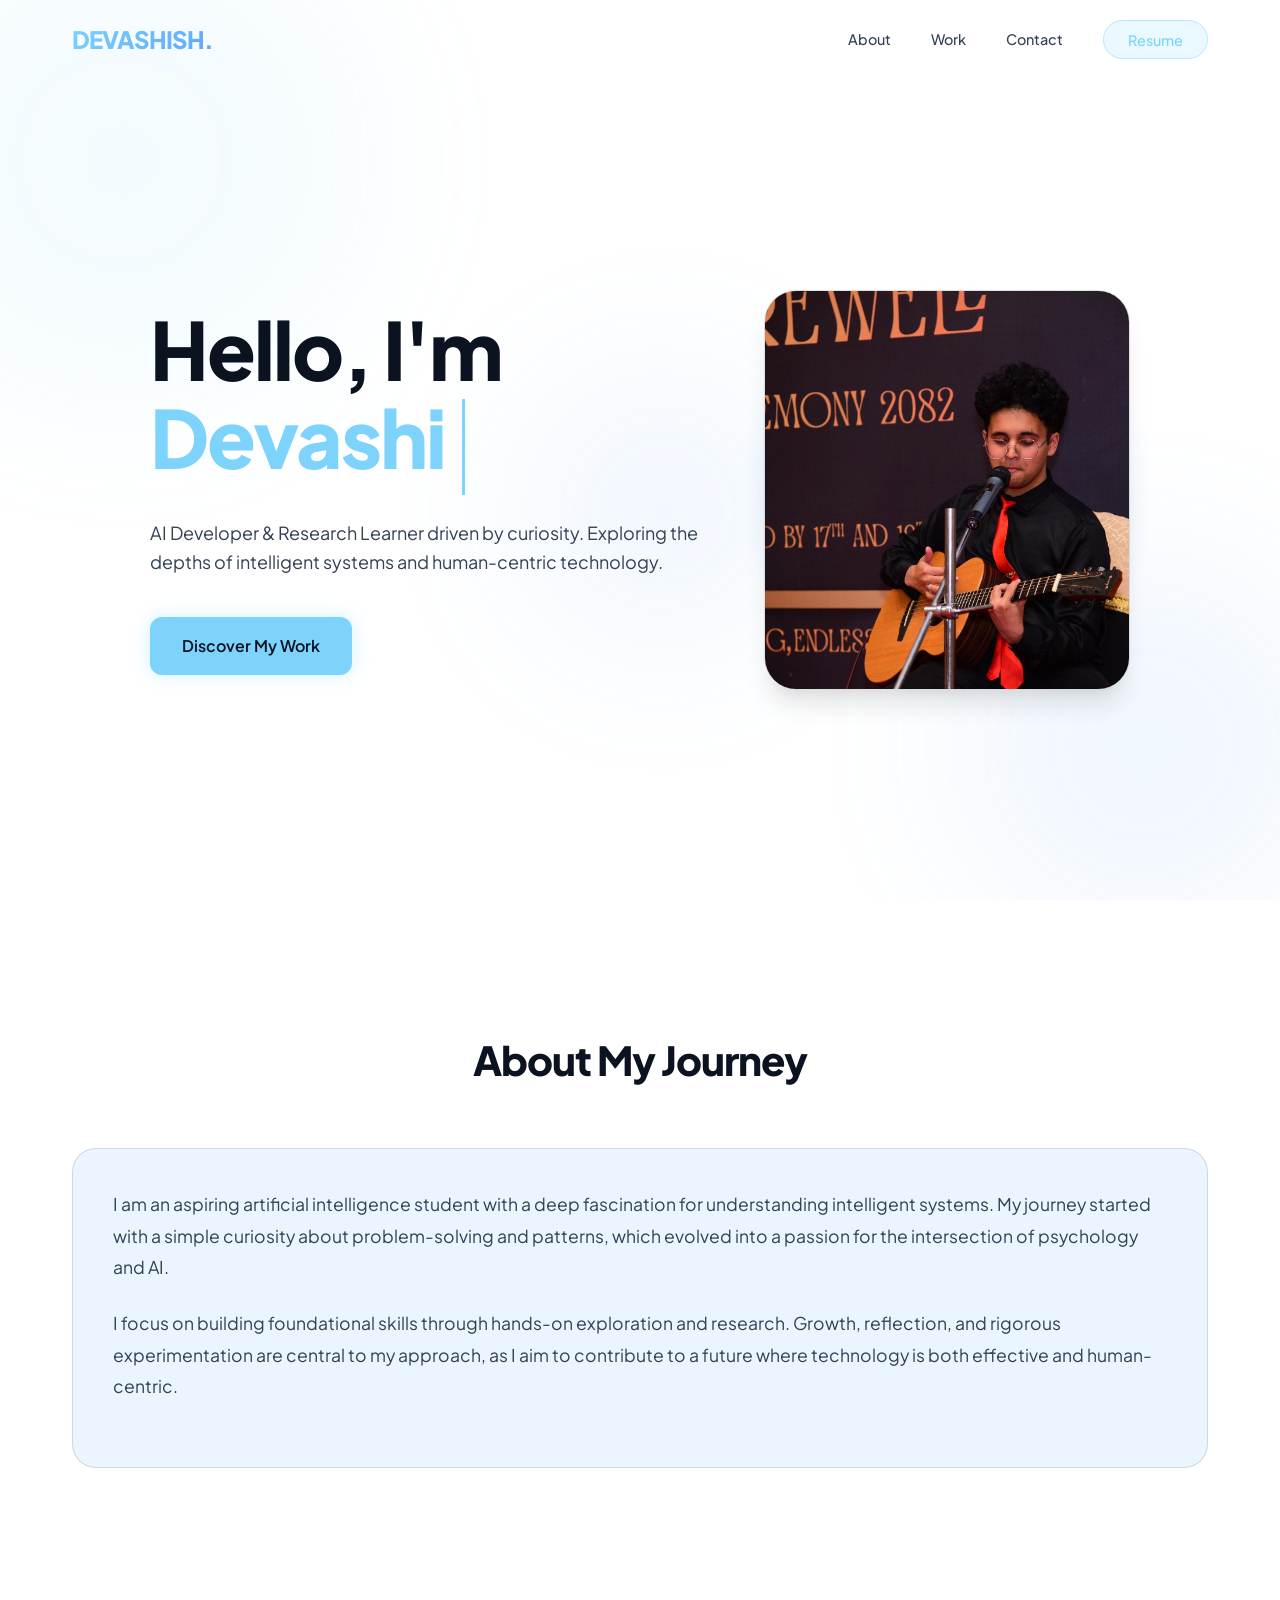
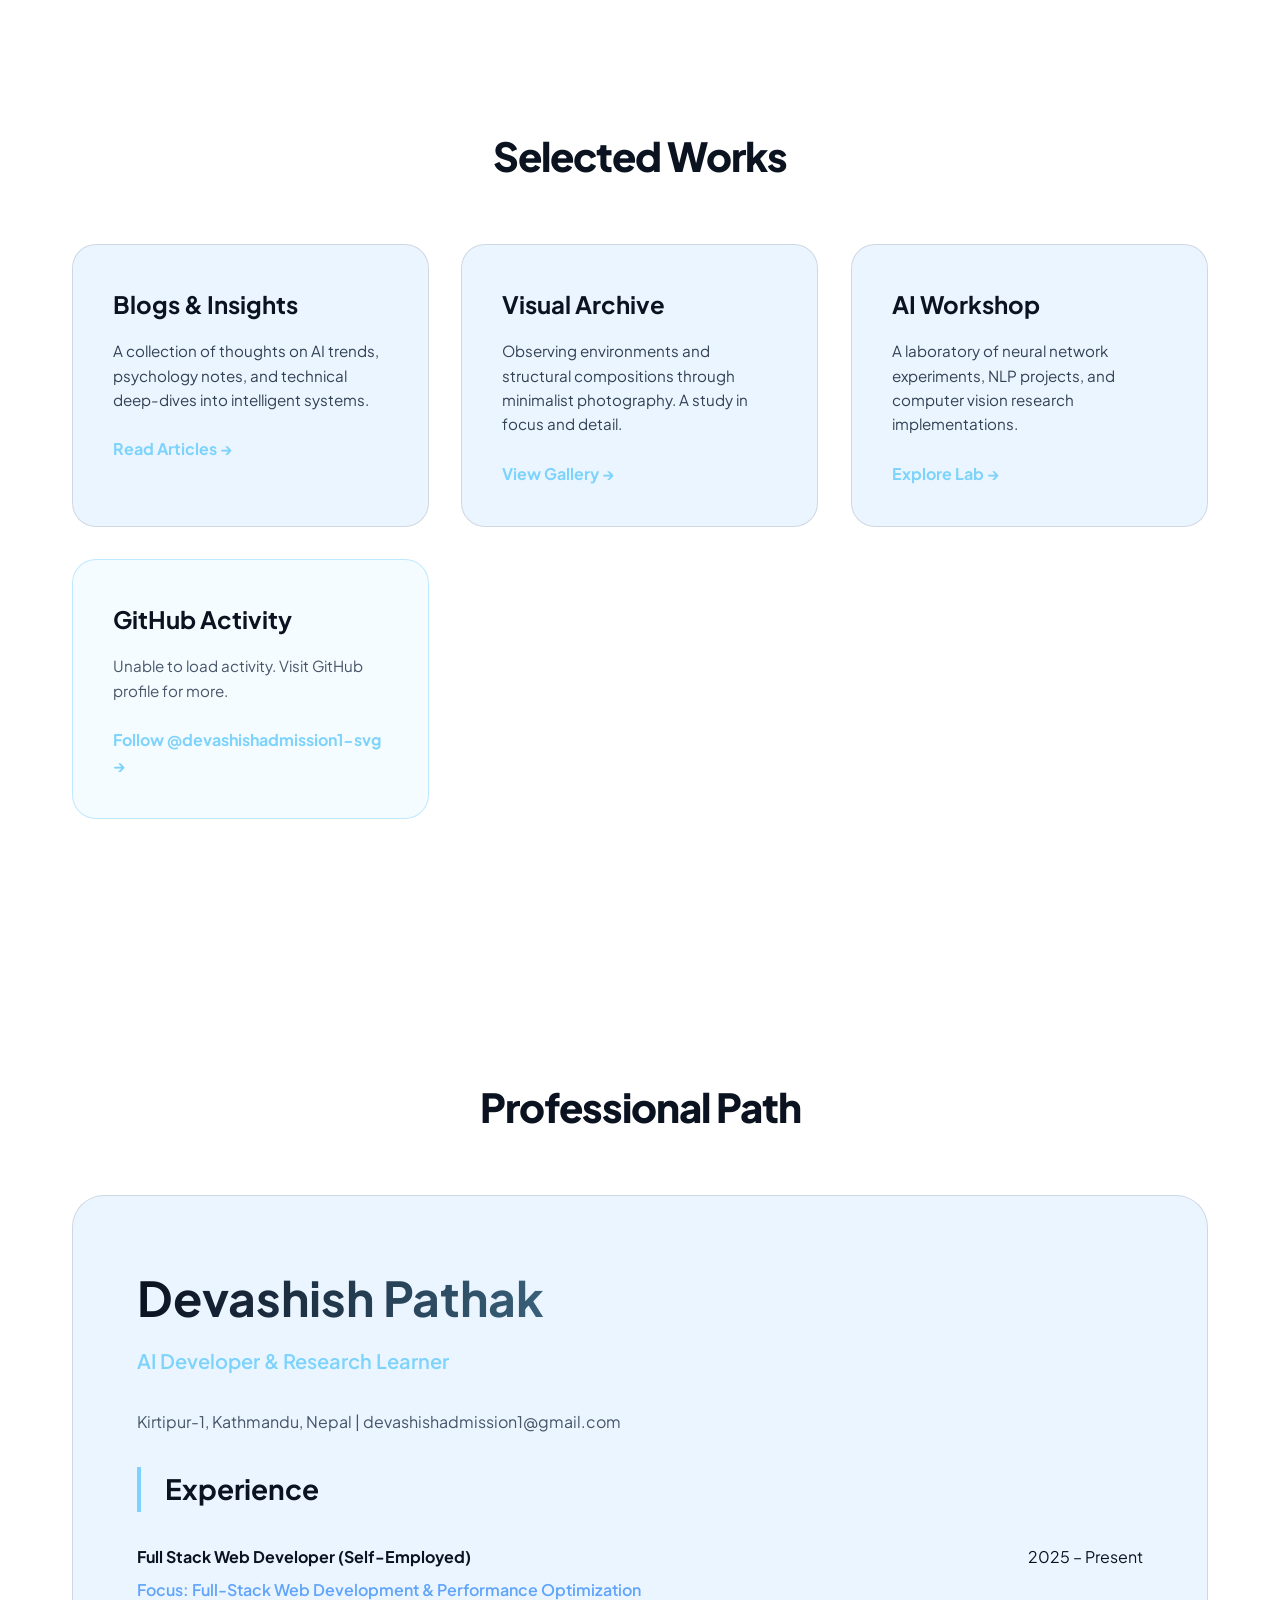
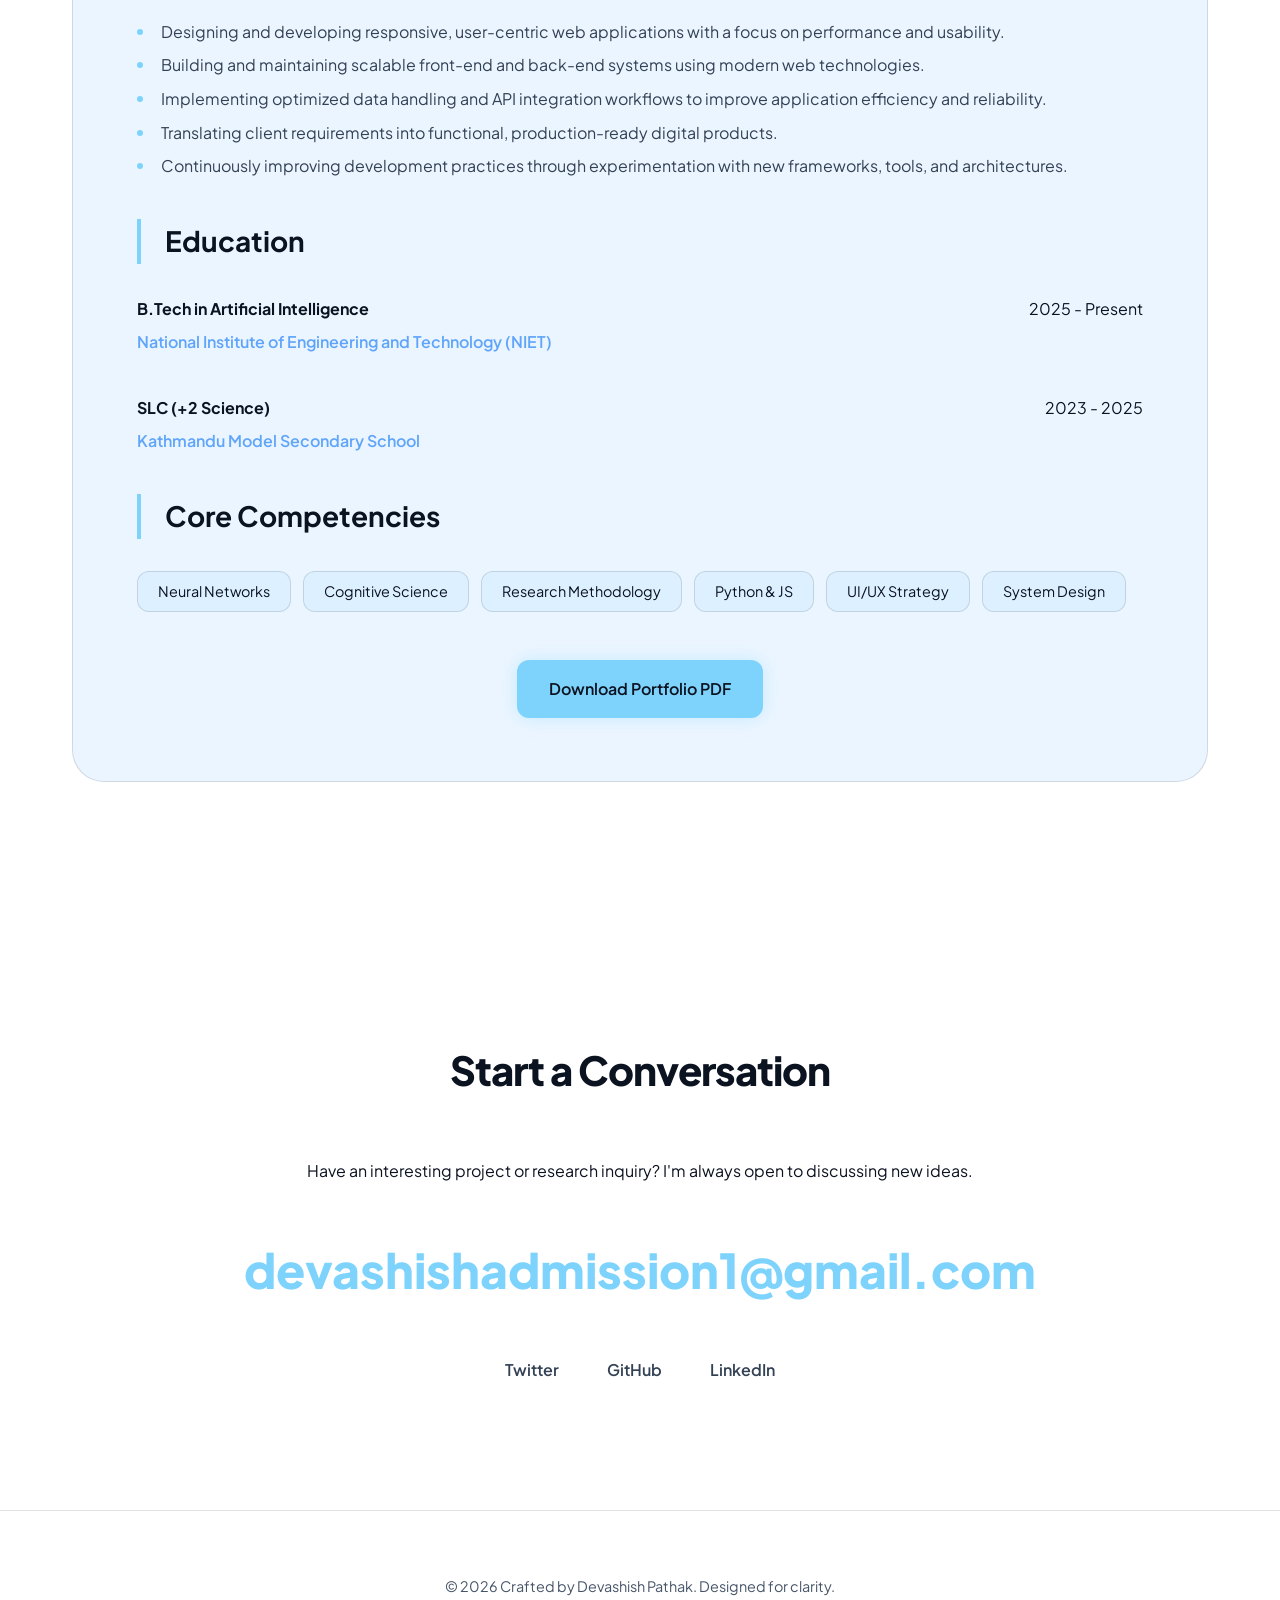
<file: index.html>
<!DOCTYPE html>
<html lang="en">

<head>
    <meta charset="UTF-8">
    <meta name="viewport" content="width=device-width, initial-scale=1.0">
    <title>Devashish Pathak</title>
    <meta name="description"
        content="Personal portfolio of Devashish Pathak, an AI Developer and Research Learner exploring intelligent systems.">
    
    <!-- Open Graph / Social Media -->
    <meta property="og:type" content="website">
    <meta property="og:title" content="Devashish Pathak | AI Developer">
    <meta property="og:description" content="Exploring the intersection of AI, psychology, and intelligent systems.">
    
    <link rel="stylesheet" href="css/style.css">
    
    <!-- Favicon -->
    <link rel="icon" type="image/png" href="assets/favicon.png">
    <link rel="shortcut icon" href="assets/favicon.png">
</head>

<body>

    <!-- Scroll Progress Bar -->
    <div id="scroll-progress-container" style="position: fixed; top: 0; left: 0; width: 100%; height: 4px; z-index: 2000; background: transparent;">
        <div id="scroll-progress-bar" style="width: 0%; height: 100%; background: var(--primary); box-shadow: 0 0 10px var(--primary-glow); transition: width 0.1s ease-out;"></div>
    </div>

    <!-- Animated Mesh Background -->
    <div class="mesh-bg">
        <div class="mesh-circle circle-1"></div>
        <div class="mesh-circle circle-2"></div>
        <div class="mesh-circle circle-3"></div>
    </div>

    <!-- Navigation -->
    <nav class="navbar">
        <div class="container">
            <a href="#" class="logo">DEVASHISH.</a>
            <ul class="nav-links">
                <li><a href="#about">About</a></li>
                <li><a href="#projects">Work</a></li>
                <li><a href="#contact">Contact</a></li>
                <li><a href="#resume" class="btn-res">Resume</a></li>
            </ul>
        </div>
    </nav>

    <!-- Hero Section -->
    <header id="hero" class="hero-section">
        <div class="container">
            <div class="hero-flex-wrapper">
                <div class="hero-text-content fade-in-up">
                    <h1 class="hero-title">
                        <span id="type-text-1"></span><br>
                        <span id="type-text-2" class="highlight"></span>
                        <span class="typing-cursor"></span>
                    </h1>
                    <p class="hero-subtitle">
                        AI Developer & Research Learner driven by curiosity. 
                        Exploring the depths of intelligent systems and human-centric technology.
                    </p>
                    <div class="hero-actions">
                        <a href="#projects" class="btn btn-primary">Discover My Work</a>
                    </div>
                </div>
                <div class="hero-image-container fade-in" style="animation-delay: 0.4s;">
                    <img src="assets/devashish.jpg" alt="Devashish Pathak" class="profile-img">
                </div>
            </div>
        </div>
    </header>

    <!-- About Section -->
    <section id="about" class="section">
        <div class="container">
            <h2 class="section-title animate-on-scroll">About My Journey</h2>
            <div class="project-card animate-on-scroll">
                <p style="font-size: 1.1rem; line-height: 1.8;">
                    I am an aspiring artificial intelligence student with a deep fascination for understanding
                    intelligent systems. My journey started with a simple curiosity about problem-solving and patterns, 
                    which evolved into a passion for the intersection of psychology and AI. 
                </p>
                <p style="font-size: 1.1rem; line-height: 1.8; margin-top: 1rem;">
                    I focus on building foundational skills through hands-on exploration and research. 
                    Growth, reflection, and rigorous experimentation are central to my approach, 
                    as I aim to contribute to a future where technology is both effective and human-centric.
                </p>
            </div>
        </div>
    </section>

    <!-- Projects Section -->
    <section id="projects" class="section">
        <div class="container">
            <h2 class="section-title animate-on-scroll">Selected Works</h2>
            <div class="projects-grid">
                <!-- Project 1 -->
                <article class="project-card animate-on-scroll">
                    <h3>Blogs & Insights</h3>
                    <p>A collection of thoughts on AI trends, psychology notes, and technical deep-dives into intelligent systems.</p>
                    <a href="blog.html" class="link-arrow">Read Articles &rarr;</a>
                </article>

                <!-- Project 2 -->
                <article class="project-card animate-on-scroll">
                    <h3>Visual Archive</h3>
                    <p>Observing environments and structural compositions through minimalist photography. A study in focus and detail.</p>
                    <a href="gallery.html" class="link-arrow">View Gallery &rarr;</a>
                </article>

                <!-- Project 3 -->
                <article class="project-card animate-on-scroll">
                    <h3>AI Workshop</h3>
                    <p>A laboratory of neural network experiments, NLP projects, and computer vision research implementations.</p>
                    <a href="ai-workshop.html" class="link-arrow">Explore Lab &rarr;</a>
                </article>

                <!-- GitHub Integration Card (Enhanced Addition) -->
                <article id="github-stats-card" class="project-card animate-on-scroll" style="display: none; border: 1px solid var(--primary-glow); background: rgba(125, 211, 252, 0.08);">
                    <h3>GitHub Activity</h3>
                    <div id="gh-stats-content">
                        <p>Loading real-time contributions...</p>
                    </div>
                    <a href="https://github.com/devashishadmission1-svg" target="_blank" class="link-arrow">Follow @devashishadmission1-svg &rarr;</a>
                </article>
            </div>
        </div>
    </section>

    <!-- Resume Section -->
    <section id="resume" class="section">
        <div class="container">
            <h2 class="section-title animate-on-scroll">Professional Path</h2>
            
            <div class="resume-container animate-on-scroll">
                <header class="resume-header">
                    <h3>Devashish Pathak</h3>
                    <p class="role">AI Developer & Research Learner</p>
                    <p style="color: var(--text-dim); margin-bottom: 2rem;">Kirtipur-1, Kathmandu, Nepal | devashishadmission1@gmail.com</p>
                </header>

                <div class="resume-section">
                    <h3>Experience</h3>

                    <div class="resume-item">
                        <div class="item-header">
                            <h4>Full Stack Web Developer (Self-Employed)</h4>
                            <span class="date">2025 – Present</span>
                        </div>
                        <div class="company">Focus: Full-Stack Web Development & Performance Optimization</div>
                        <ul>
                            <li>Designing and developing responsive, user-centric web applications with a focus on performance and usability.</li>
                            <li>Building and maintaining scalable front-end and back-end systems using modern web technologies.</li>
                            <li>Implementing optimized data handling and API integration workflows to improve application efficiency and reliability.</li>
                            <li>Translating client requirements into functional, production-ready digital products.</li>
                            <li>Continuously improving development practices through experimentation with new frameworks, tools, and architectures.</li>
                        </ul>
                    </div>
                </div>

                <div class="resume-section">
                    <h3>Education</h3>
                    <div class="resume-item">
                        <div class="item-header">
                            <h4>B.Tech in Artificial Intelligence</h4>
                            <span class="date">2025 - Present</span>
                        </div>
                        <div class="company">National Institute of Engineering and Technology (NIET)</div>
                    </div>
                    
                    <div class="resume-item">
                        <div class="item-header">
                            <h4>SLC (+2 Science)</h4>
                            <span class="date">2023 - 2025</span>
                        </div>
                        <div class="company">Kathmandu Model Secondary School</div>
                    </div>
                </div>

                <div class="resume-section">
                    <h3>Core Competencies</h3>
                    <ul class="skills-list">
                        <li>Neural Networks</li>
                        <li>Cognitive Science</li>
                        <li>Research Methodology</li>
                        <li>Python & JS</li>
                        <li>UI/UX Strategy</li>
                        <li>System Design</li>
                    </ul>
                </div>

                <div style="margin-top: 3rem; text-align: center;">
                    <a href="#" class="btn btn-primary" onclick="window.print()">Download Portfolio PDF</a>
                </div>
            </div>
        </div>
    </section>

    <!-- Contact Section -->
    <section id="contact" class="section">
        <div class="container">
            <h2 class="section-title animate-on-scroll">Start a Conversation</h2>
            <div class="contact-content animate-on-scroll">
                <p>Have an interesting project or research inquiry? I'm always open to discussing new ideas.</p>
                <a href="mailto:devashishadmission1@gmail.com" class="email-link">devashishadmission1@gmail.com</a>

                <div class="social-links">
                    <a href="https://x.com/dewaxishbm" target="_blank">Twitter</a>
                    <a href="https://github.com/devashishadmission1-svg" target="_blank">GitHub</a>
                    <a href="https://www.linkedin.com/in/devashish-pathak-52a3b330b/" target="_blank">LinkedIn</a>
                </div>
            </div>
        </div>
    </section>

    <!-- Footer -->
    <footer>
        <div class="container">
            <p><a href="login.html" style="text-decoration: none; color: inherit;">&copy;</a> 2026 Crafted by <a href="login.html" style="color: var(--text-dim);">Devashish Pathak</a>. Designed for clarity.</p>
        </div>
    </footer>

    <script src="js/script.js"></script>
    <script src="js/main.js"></script>
</body>

</html>
</file>
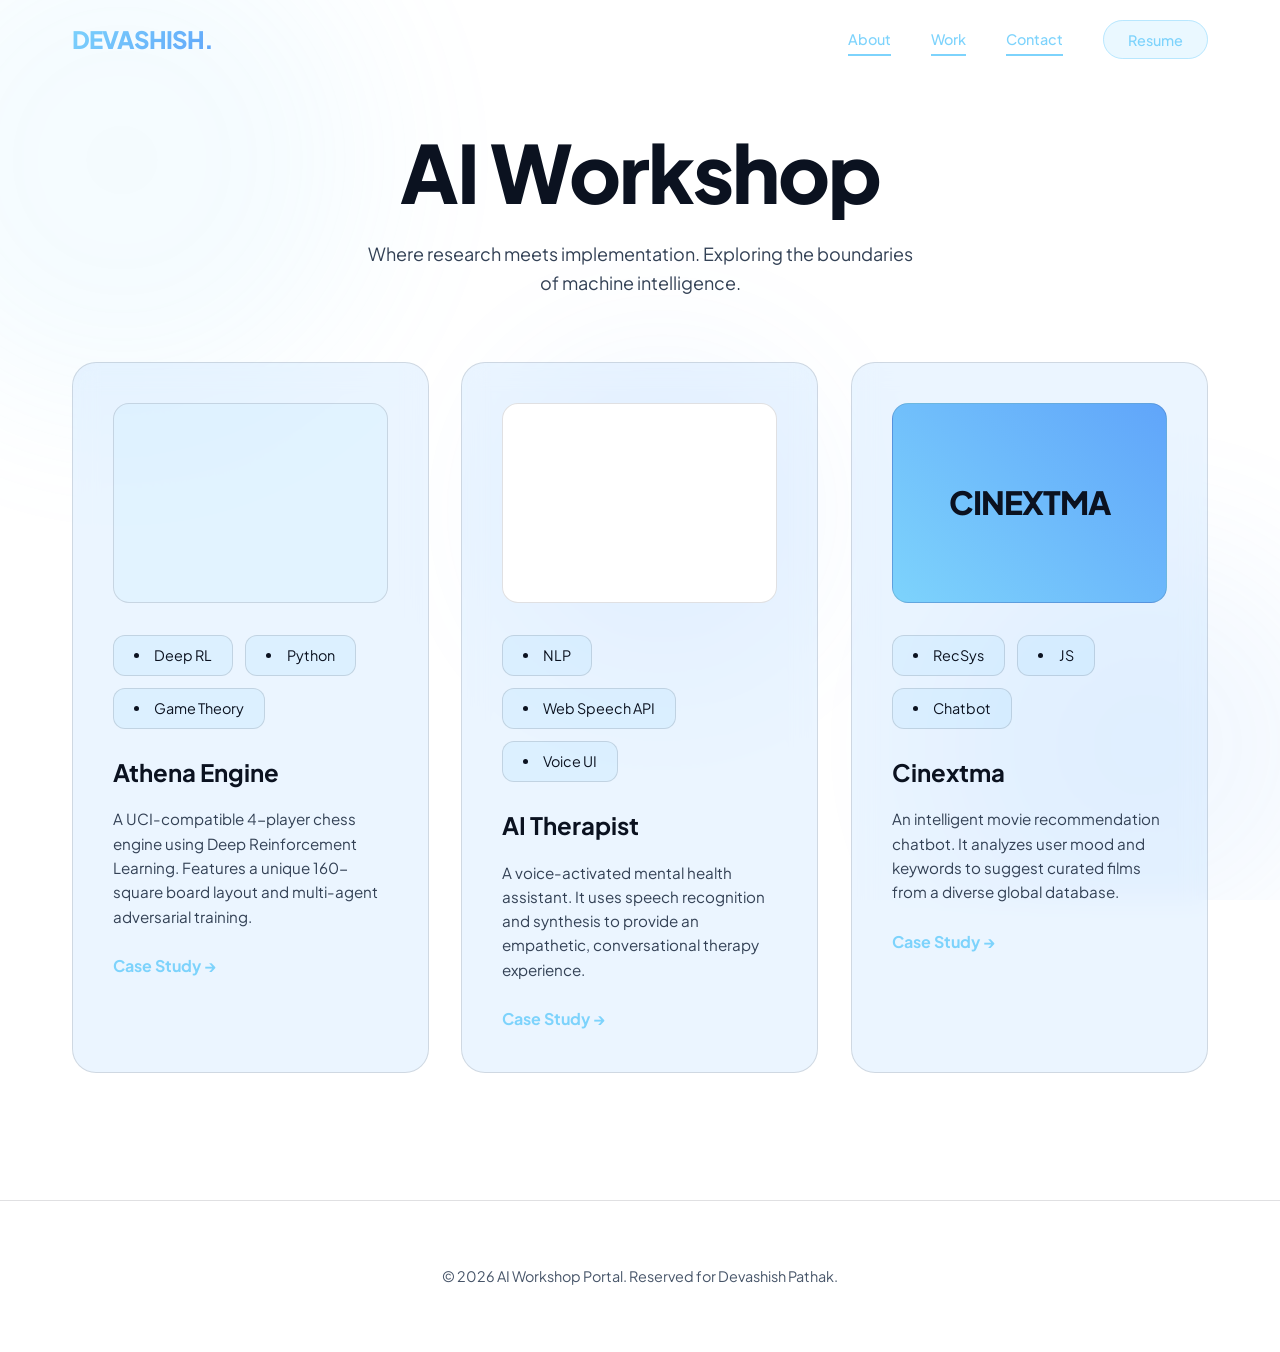
<file: ai-workshop.html>
<!DOCTYPE html>
<html lang="en">

<head>
    <meta charset="UTF-8">
    <meta name="viewport" content="width=device-width, initial-scale=1.0">
    <title>AI Workshop</title>
    <meta name="description" content="A portal of AI research, experiments, and intelligent systems.">
    <link rel="stylesheet" href="css/style.css">
</head>

<body>

    <!-- Scroll Progress Bar -->
    <div id="scroll-progress-container" style="position: fixed; top: 0; left: 0; width: 100%; height: 4px; z-index: 2000; background: transparent;">
        <div id="scroll-progress-bar" style="width: 0%; height: 100%; background: var(--primary); box-shadow: 0 0 10px var(--primary-glow); transition: width 0.1s ease-out;"></div>
    </div>

    <!-- Animated Mesh Background -->
    <div class="mesh-bg">
        <div class="mesh-circle circle-1"></div>
        <div class="mesh-circle circle-2"></div>
        <div class="mesh-circle circle-3"></div>
    </div>

    <!-- Navigation -->
    <nav class="navbar scrolled">
        <div class="container">
            <a href="index.html" class="logo">DEVASHISH.</a>
            <ul class="nav-links">
                <li><a href="index.html#about">About</a></li>
                <li><a href="index.html#projects">Work</a></li>
                <li><a href="index.html#contact">Contact</a></li>
                <li><a href="index.html#resume" class="btn-res">Resume</a></li>
            </ul>
        </div>
    </nav>

    <header class="section" style="padding-bottom: 2rem; text-align: center;">
        <div class="container fade-in-up">
            <h1 class="hero-title">AI Workshop</h1>
            <p class="hero-subtitle" style="margin: 0 auto;">Where research meets implementation. Exploring the boundaries of machine intelligence.</p>
        </div>
    </header>

    <main class="section" style="padding-top: 2rem;">
        <div class="container">
            <div class="projects-grid animate-on-scroll">

                <!-- Project: Athena -->
                <article class="project-card">
                    <div
                        style="height: 200px; border-radius: 16px; overflow: hidden; margin-bottom: 2rem; border: 1px solid var(--border-subtle); background: rgba(125, 211, 252, 0.08);">
                    </div>
                    <div class="skills-list" style="margin-bottom: 1.5rem;">
                        <li>Deep RL</li>
                        <li>Python</li>
                        <li>Game Theory</li>
                    </div>
                    <h3>Athena Engine</h3>
                    <p>A UCI-compatible 4-player chess engine using Deep Reinforcement Learning. Features a unique 160-square board layout and multi-agent adversarial training.</p>
                    <a href="project-athena.html" class="link-arrow">Case Study &rarr;</a>
                </article>

                <!-- Project: AI Therapist -->
                <article class="project-card">
                    <div
                        style="height: 200px; border-radius: 16px; overflow: hidden; margin-bottom: 2rem; border: 1px solid var(--border-subtle); background: var(--bg-main);">
                    </div>
                    <div class="skills-list" style="margin-bottom: 1.5rem;">
                        <li>NLP</li>
                        <li>Web Speech API</li>
                        <li>Voice UI</li>
                    </div>
                    <h3>AI Therapist</h3>
                    <p>A voice-activated mental health assistant. It uses speech recognition and synthesis to provide an empathetic, conversational therapy experience.</p>
                    <a href="project-therapist.html" class="link-arrow">Case Study &rarr;</a>
                </article>

                <!-- Project: Cinextma -->
                <article class="project-card">
                    <div style="height: 200px; border-radius: 16px; overflow: hidden; margin-bottom: 2rem; border: 1px solid var(--border-subtle); background: linear-gradient(45deg, var(--primary), var(--accent)); display: flex; align-items: center; justify-content: center;">
                        <span style="color: var(--text-main); font-weight: 800; font-size: 2rem; letter-spacing: -1px;">CINEXTMA</span>
                    </div>
                    <div class="skills-list" style="margin-bottom: 1.5rem;">
                        <li>RecSys</li>
                        <li>JS</li>
                        <li>Chatbot</li>
                    </div>
                    <h3>Cinextma</h3>
                    <p>An intelligent movie recommendation chatbot. It analyzes user mood and keywords to suggest curated films from a diverse global database.</p>
                    <a href="project-cinextma.html" class="link-arrow">Case Study &rarr;</a>
                </article>

            </div>
        </div>
    </main>

    <footer>
        <div class="container">
            <p>&copy; 2026 AI Workshop Portal. Reserved for Devashish Pathak.</p>
        </div>
    </footer>

    <script src="js/script.js"></script>
    <script src="js/main.js"></script>
</body>

</html>
</file>
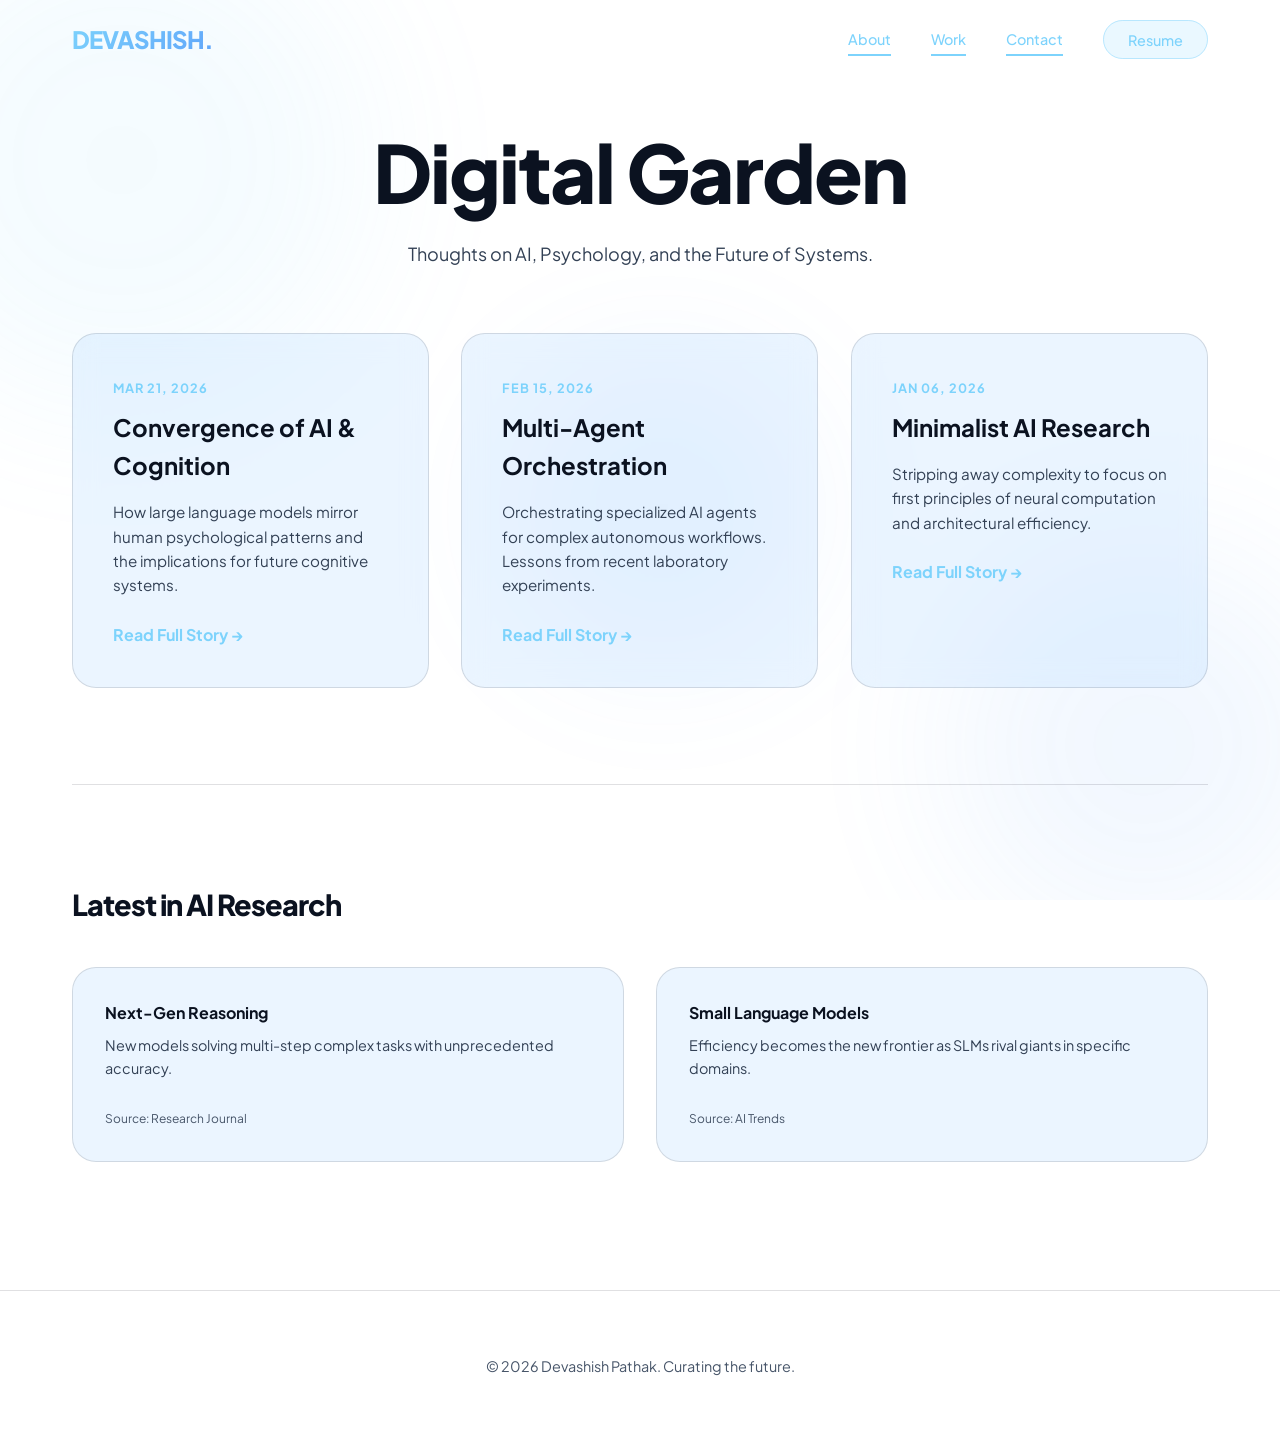
<file: blog.html>
<!DOCTYPE html>
<html lang="en">

<head>
    <meta charset="UTF-8">
    <meta name="viewport" content="width=device-width, initial-scale=1.0">
    <title>Digital Garden | Devashish Pathak</title>
    <meta name="description" content="Exploring the intersection of Artificial Intelligence, Psychology, and Technology.">
    <link rel="stylesheet" href="css/style.css">
</head>

<body>

    <!-- Animated Mesh Background -->
    <div class="mesh-bg">
        <div class="mesh-circle circle-1"></div>
        <div class="mesh-circle circle-2"></div>
        <div class="mesh-circle circle-3"></div>
    </div>

    <!-- Navigation -->
    <nav class="navbar scrolled">
        <div class="container">
            <a href="index.html" class="logo">DEVASHISH.</a>
            <ul class="nav-links">
                <li><a href="index.html#about">About</a></li>
                <li><a href="index.html#projects">Work</a></li>
                <li><a href="index.html#contact">Contact</a></li>
                <li><a href="index.html#resume" class="btn-res">Resume</a></li>
            </ul>
        </div>
    </nav>

    <header class="section" style="padding-bottom: 2rem; text-align: center;">
        <div class="container fade-in-up">
            <h1 class="hero-title">Digital Garden</h1>
            <p class="hero-subtitle" style="margin: 0 auto;">Thoughts on AI, Psychology, and the Future of Systems.</p>
        </div>
    </header>

    <main class="section" style="padding-top: 2rem;">
        <div class="container">
            <div id="blog-list" class="projects-grid animate-on-scroll">
                <!-- Blog Post 1 -->
                <article class="project-card">
                    <span style="font-size: 0.8rem; font-weight: 700; color: var(--primary); text-transform: uppercase; letter-spacing: 1px;">Mar 21, 2026</span>
                    <h3 style="margin-top: 0.5rem;">Convergence of AI & Cognition</h3>
                    <p>How large language models mirror human psychological patterns and the implications for future cognitive systems.</p>
                    <a href="#" class="link-arrow">Read Full Story &rarr;</a>
                </article>

                <!-- Blog Post 2 -->
                <article class="project-card">
                    <span style="font-size: 0.8rem; font-weight: 700; color: var(--primary); text-transform: uppercase; letter-spacing: 1px;">Feb 15, 2026</span>
                    <h3 style="margin-top: 0.5rem;">Multi-Agent Orchestration</h3>
                    <p>Orchestrating specialized AI agents for complex autonomous workflows. Lessons from recent laboratory experiments.</p>
                    <a href="#" class="link-arrow">Read Full Story &rarr;</a>
                </article>

                <!-- Blog Post 3 -->
                <article class="project-card">
                    <span style="font-size: 0.8rem; font-weight: 700; color: var(--primary); text-transform: uppercase; letter-spacing: 1px;">Jan 06, 2026</span>
                    <h3 style="margin-top: 0.5rem;">Minimalist AI Research</h3>
                    <p>Stripping away complexity to focus on first principles of neural computation and architectural efficiency.</p>
                    <a href="#" class="link-arrow">Read Full Story &rarr;</a>
                </article>
            </div>

            <!-- Dynamic News Section -->
            <section class="section" style="padding: 6rem 0 0 0; border-top: 1px solid var(--border-subtle); margin-top: 6rem;">
                <h2 class="section-title animate-on-scroll" style="text-align: left; font-size: 1.8rem; margin-bottom: 2.5rem;">Latest in AI Research</h2>
                <div id="news-container" class="projects-grid animate-on-scroll" style="grid-template-columns: repeat(auto-fit, minmax(300px, 1fr));">
                    <div class="project-card" style="padding: 2rem;">
                        <h4 style="color: var(--text-main); margin-bottom: 0.5rem;">Next-Gen Reasoning</h4>
                        <p style="font-size: 0.9rem;">New models solving multi-step complex tasks with unprecedented accuracy.</p>
                        <span style="font-size: 0.75rem; color: var(--text-dim);">Source: Research Journal</span>
                    </div>
                    <div class="project-card" style="padding: 2rem;">
                        <h4 style="color: var(--text-main); margin-bottom: 0.5rem;">Small Language Models</h4>
                        <p style="font-size: 0.9rem;">Efficiency becomes the new frontier as SLMs rival giants in specific domains.</p>
                        <span style="font-size: 0.75rem; color: var(--text-dim);">Source: AI Trends</span>
                    </div>
                </div>
            </section>
        </div>
    </main>

    <footer>
        <div class="container">
            <p>&copy; 2026 Devashish Pathak. Curating the future.</p>
        </div>
    </footer>

    <script src="js/script.js"></script>
    <script src="js/main.js"></script>
</body>

</html>
</file>
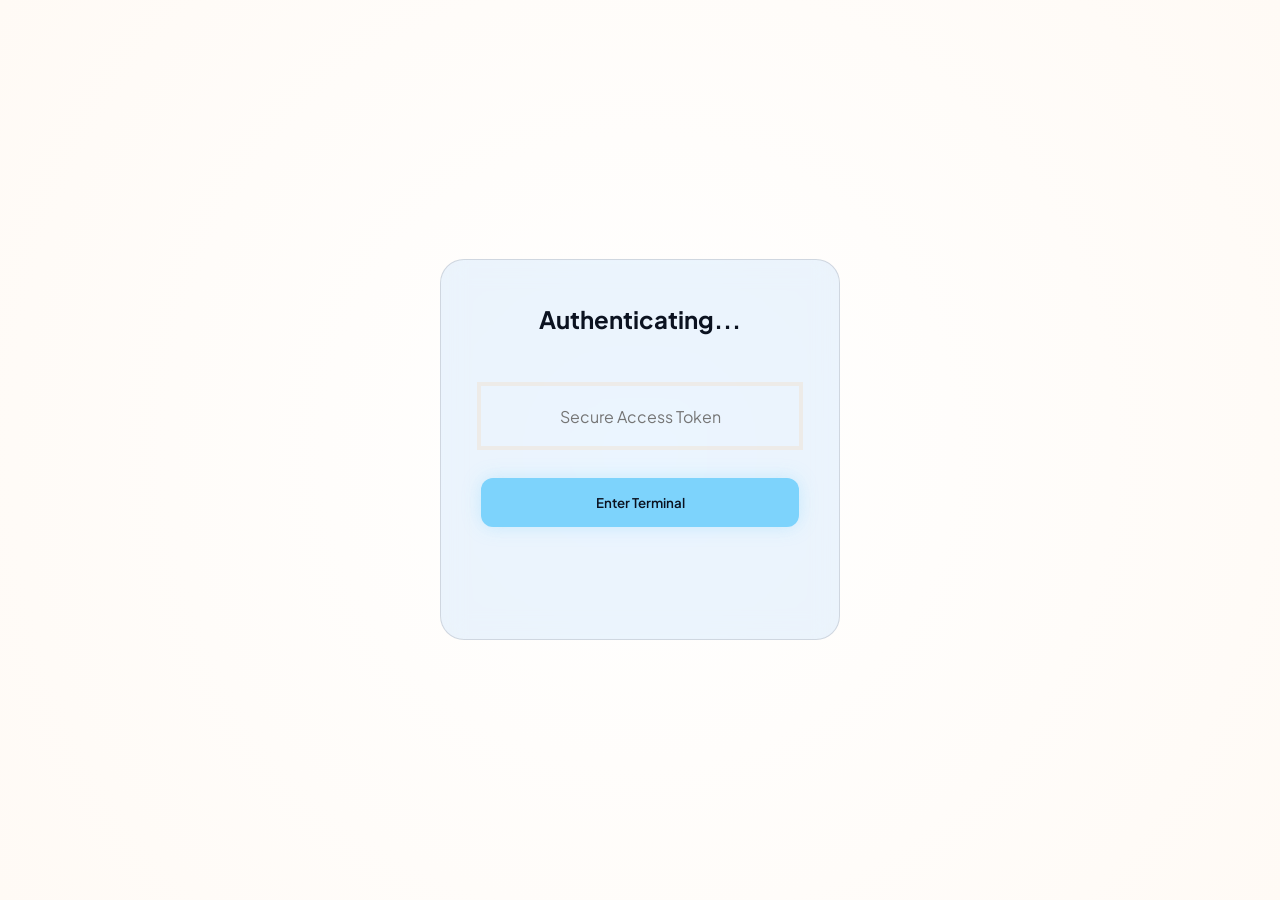
<file: dashboard.html>
<!DOCTYPE html>
<html lang="en">

<head>
    <meta charset="UTF-8">
    <meta name="viewport" content="width=device-width, initial-scale=1.0">
    <title>Admin Dashboard | Devashish Pathak</title>
    <link rel="stylesheet" href="css/style.css">
    <link rel="stylesheet" href="css/admin.css">
</head>

<body>

    <!-- Animated Mesh Background -->
    <div class="mesh-bg">
        <div class="mesh-circle circle-1"></div>
        <div class="mesh-circle circle-2"></div>
        <div class="mesh-circle circle-3"></div>
    </div>

    <!-- Premium Nav -->
    <nav class="navbar scrolled">
        <div class="container">
            <a href="index.html" class="logo">PORT. <span class="highlight">ADMIN</span></a>
            <ul class="nav-links">
                <li><a href="index.html">View Site</a></li>
                <li><a href="#" onclick="logout()" class="btn-res">Sign Out</a></li>
            </ul>
        </div>
    </nav>

    <section class="section">
        <div class="container">
            <div class="dashboard-container fade-in-up">
                
                <div class="dashboard-header">
                    <h2 class="section-title">Control Center</h2>
                    <p style="opacity: 0.6; margin-top: -2rem; text-align: center; margin-bottom: 3rem;">
                        Manage your digital garden and portfolio assets with a premium interface.
                    </p>
                </div>

                <!-- Stats Overview -->
                <div class="stats-overview">
                    <div class="stat-card">
                        <h4>Total Posts</h4>
                        <div class="value" id="count-blog">0</div>
                    </div>
                    <div class="stat-card">
                        <h4>Gallery Assets</h4>
                        <div class="value" id="count-gallery">0</div>
                    </div>
                    <div class="stat-card">
                        <h4>Last Update</h4>
                        <div class="value" style="font-size: 1.1rem; opacity: 0.8;" id="last-update">Just now</div>
                    </div>
                </div>

                <div class="dashboard-tabs" style="display: flex; justify-content: center; margin-bottom: 1rem; border-bottom: 1px solid var(--border-subtle);">
                    <button class="tab-btn active" onclick="switchTab('blog')">Post Content</button>
                    <button class="tab-btn" onclick="switchTab('gallery')">Media Library</button>
                </div>

                <!-- Blog Tab -->
                <div id="tab-blog" class="tab-content active">
                    <form id="blog-form">
                        <div style="display: grid; grid-template-columns: 1fr; gap: 1rem;">
                            <input type="text" id="blog-title" class="minimal-input" placeholder="Article Title" required>
                            <textarea id="blog-content" class="minimal-textarea" rows="12" placeholder="Start writing your AI insights..."
                                required></textarea>
                        </div>
                        <button type="submit" class="btn btn-primary" style="margin-top: 1.5rem; width: 100%;">Publish to Garden</button>
                    </form>
                </div>

                <!-- Gallery Tab -->
                <div id="tab-gallery" class="tab-content">
                    <form id="gallery-form">
                        <div style="background: rgba(2,6,23,0.03); padding: 4rem; border-radius: 20px; border: 2px dashed var(--border-subtle); text-align: center; margin-bottom: 2rem; transition: border-color 0.3s;"
                             onmouseover="this.style.borderColor='var(--primary)'" 
                             onmouseout="this.style.borderColor='var(--border-subtle)'">
                            <label for="img-file" style="cursor: pointer;">
                                <div style="font-size: 3rem; margin-bottom: 1rem;">📁</div>
                                <span style="opacity: 0.7; font-weight: 600;">Click to upload (Max 500KB)</span>
                                <input type="file" id="img-file" class="minimal-input" accept="image/*" required style="display: none;">
                            </label>
                            <div id="file-name" style="margin-top: 1.5rem; font-size: 0.9rem; color: var(--primary); font-weight: 700;"></div>
                        </div>
                        <input type="text" id="img-caption" class="minimal-input" placeholder="Add a descriptive caption">
                        <button type="submit" class="btn btn-primary" style="margin-top: 1.5rem; width: 100%;">Archive to Gallery</button>
                    </form>
                </div>

            </div>
        </div>
    </section>

    <footer>
        <div class="container">
            <p>&copy; 2026 Admin Portal. Reserved for Devashish Pathak.</p>
        </div>
    </footer>

    <script src="js/script.js"></script>
    <script src="js/main.js"></script>
    <script>
        // Check Auth using localStorage for better persistence
        if (localStorage.getItem('isAdmin') !== 'true') {
            window.location.href = 'login.html';
        }

        const API_BASE = 'http://127.0.0.1:5000';

        function logout() {
            localStorage.removeItem('isAdmin');
            window.location.href = 'index.html';
        }

        // Stats Logic
        async function updateStats() {
            try {
                const response = await fetch(`${API_BASE}/get-stats`);
                const data = await response.json();
                document.getElementById('count-blog').textContent = data.blog_count;
                document.getElementById('count-gallery').textContent = data.gallery_count;
            } catch (err) {
                console.error("Failed to fetch stats", err);
            }
        }
        updateStats();

        // Tabs
        function switchTab(tab) {
            document.querySelectorAll('.tab-content').forEach(el => el.classList.remove('active'));
            document.querySelectorAll('.tab-btn').forEach(el => el.classList.remove('active'));

            document.getElementById(`tab-${tab}`).classList.add('active');
            const btns = document.querySelectorAll('.tab-btn');
            if (tab === 'blog') btns[0].classList.add('active');
            else btns[1].classList.add('active');
        }

        // File name display
        document.getElementById('img-file').addEventListener('change', (e) => {
            const fileName = e.target.files[0]?.name || "";
            document.getElementById('file-name').textContent = fileName;
        });

        // BLOG POST
        document.getElementById('blog-form').addEventListener('submit', async (e) => {
            e.preventDefault();
            const title = document.getElementById('blog-title').value;
            const content = document.getElementById('blog-content').value;

            try {
                const response = await fetch(`${API_BASE}/upload-blog`, {
                    method: 'POST',
                    headers: { 'Content-Type': 'application/json' },
                    body: JSON.stringify({ title, content })
                });
                const result = await response.json();
                if (result.success) {
                    alert('Article successfully published!');
                    e.target.reset();
                    updateStats();
                } else {
                    alert('Error: ' + result.message);
                }
            } catch (err) {
                alert('Connection to server failed.');
            }
        });

        // GALLERY IMAGE
        document.getElementById('gallery-form').addEventListener('submit', async (e) => {
            e.preventDefault();
            const fileInput = document.getElementById('img-file');
            const caption = document.getElementById('img-caption').value;
            const file = fileInput.files[0];

            if (file) {
                const reader = new FileReader();
                reader.onload = async function (event) {
                    const base64String = event.target.result;
                    try {
                        const response = await fetch(`${API_BASE}/upload-photo`, {
                            method: 'POST',
                            headers: { 'Content-Type': 'application/json' },
                            body: JSON.stringify({ image: base64String, caption: caption })
                        });
                        const result = await response.json();
                        if (result.success) {
                            alert('Visual asset successfully archived!');
                            e.target.reset();
                            document.getElementById('file-name').textContent = "";
                            updateStats();
                        } else {
                            alert('Error: ' + result.message);
                        }
                    } catch (err) {
                        alert('Connection to server failed.');
                    }
                };
                reader.readAsDataURL(file);
            }
        });
    </script>
</body>

</html>
</file>
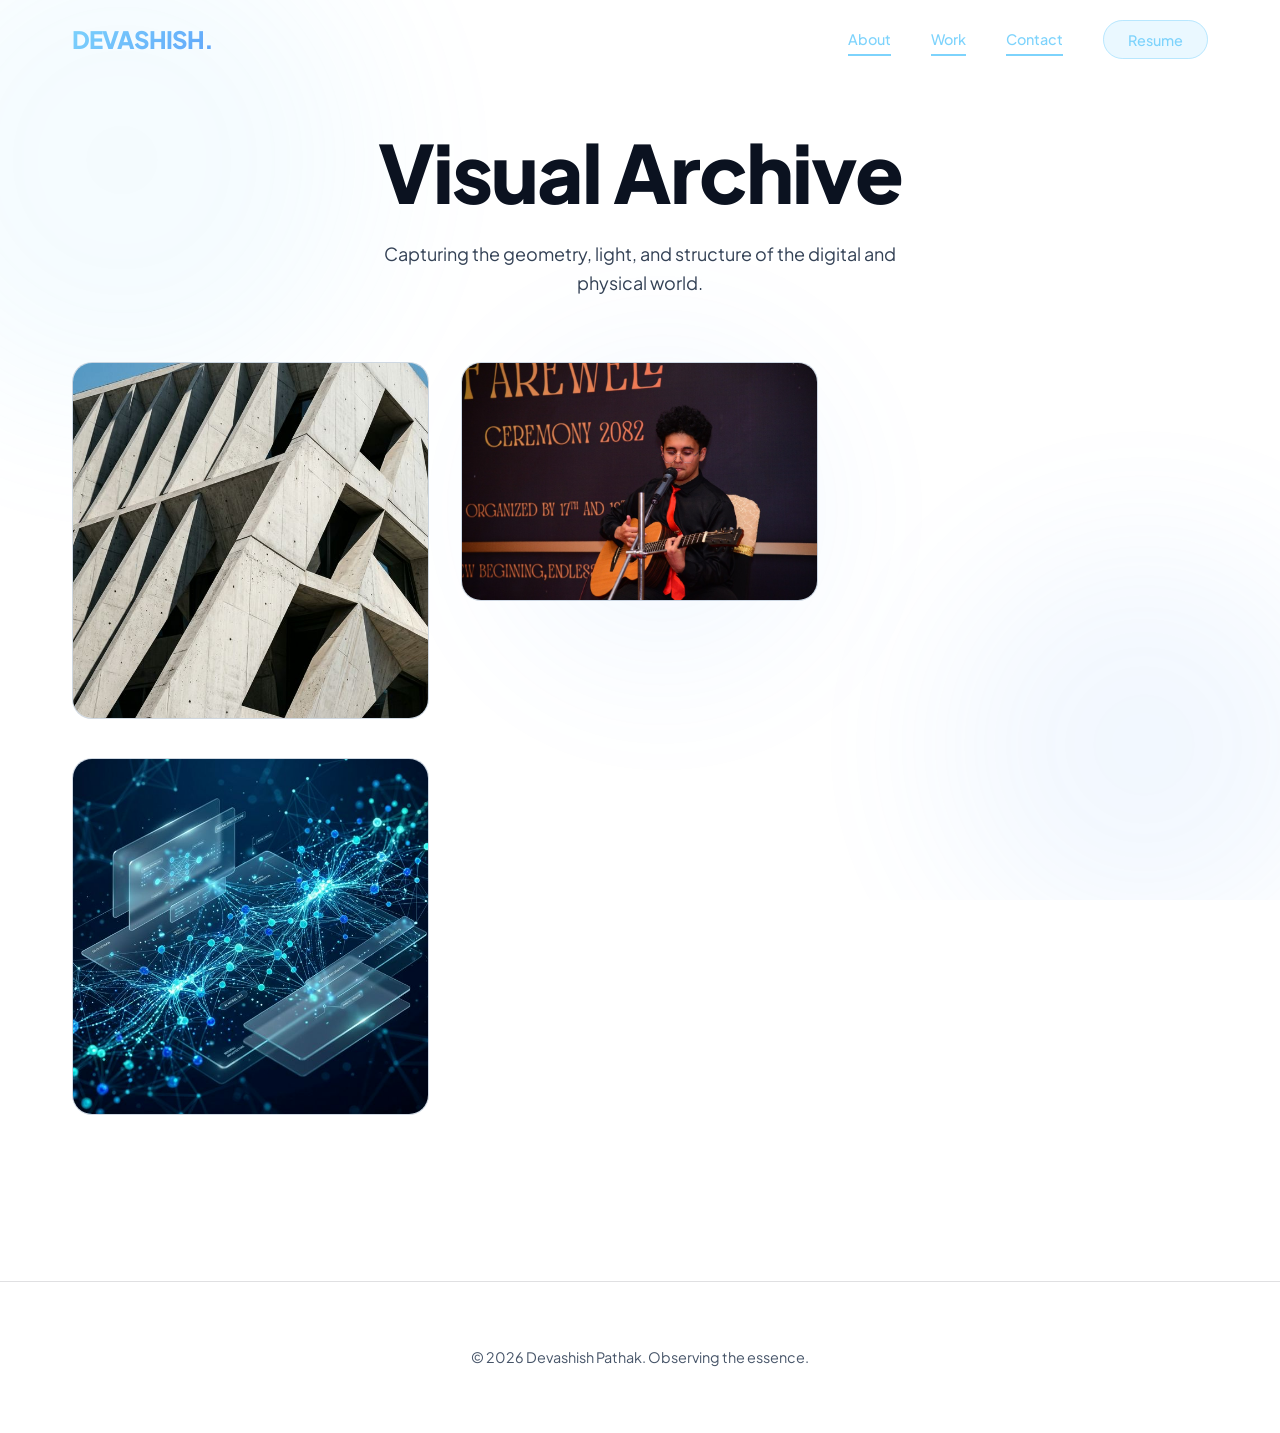
<file: gallery.html>
<!DOCTYPE html>
<html lang="en">

<head>
    <meta charset="UTF-8">
    <meta name="viewport" content="width=device-width, initial-scale=1.0">
    <title>Visual Archive | Devashish Pathak</title>
    <meta name="description" content="A curated collection of observations, architecture, and digital art.">
    <link rel="stylesheet" href="css/style.css">
</head>

<body>

    <!-- Scroll Progress Bar -->
    <div id="scroll-progress-container" style="position: fixed; top: 0; left: 0; width: 100%; height: 4px; z-index: 2000; background: transparent;">
        <div id="scroll-progress-bar" style="width: 0%; height: 100%; background: var(--primary); box-shadow: 0 0 10px var(--primary-glow); transition: width 0.1s ease-out;"></div>
    </div>

    <!-- Animated Mesh Background -->
    <div class="mesh-bg">
        <div class="mesh-circle circle-1"></div>
        <div class="mesh-circle circle-2"></div>
        <div class="mesh-circle circle-3"></div>
    </div>

    <!-- Navigation -->
    <nav class="navbar scrolled">
        <div class="container">
            <a href="index.html" class="logo">DEVASHISH.</a>
            <ul class="nav-links">
                <li><a href="index.html#about">About</a></li>
                <li><a href="index.html#projects">Work</a></li>
                <li><a href="index.html#contact">Contact</a></li>
                <li><a href="index.html#resume" class="btn-res">Resume</a></li>
            </ul>
        </div>
    </nav>

    <header class="section" style="padding-bottom: 2rem; text-align: center;">
        <div class="container fade-in-up">
            <h1 class="hero-title">Visual Archive</h1>
            <p class="hero-subtitle" style="margin: 0 auto;">Capturing the geometry, light, and structure of the digital and physical world.</p>
        </div>
    </header>

    <main class="section" style="padding-top: 2rem;">
        <div class="container">
            <div id="gallery-grid" class="gallery-grid animate-on-scroll">
                
                <div class="gallery-item">
                    <img src="assets/structure-1.png" alt="Architectural Geometry">
                    <div class="gallery-overlay">
                        <h4>Concrete Rhythms</h4>
                        <p>Study of geometric patterns in modern architecture.</p>
                    </div>
                </div>

                <div class="gallery-item">
                    <img src="assets/ai-1.png" alt="AI Visualization">
                    <div class="gallery-overlay">
                        <h4>Neural Networks</h4>
                        <p>Abstract visualization of data flowing through nodes.</p>
                    </div>
                </div>

                <div class="gallery-item">
                    <img src="assets/devashish.jpg" alt="Devashish Pathak">
                    <div class="gallery-overlay">
                        <h4>The Creator</h4>
                        <p>Portrait in the AI Lab environment.</p>
                    </div>
                </div>

                <!-- Placeholder for dynamic items loaded via JS -->
            </div>
        </div>
    </main>

    <footer>
        <div class="container">
            <p>&copy; 2026 Devashish Pathak. Observing the essence.</p>
        </div>
    </footer>

    <script src="js/script.js"></script>
    <script src="js/main.js"></script>
</body>

</html>
</file>
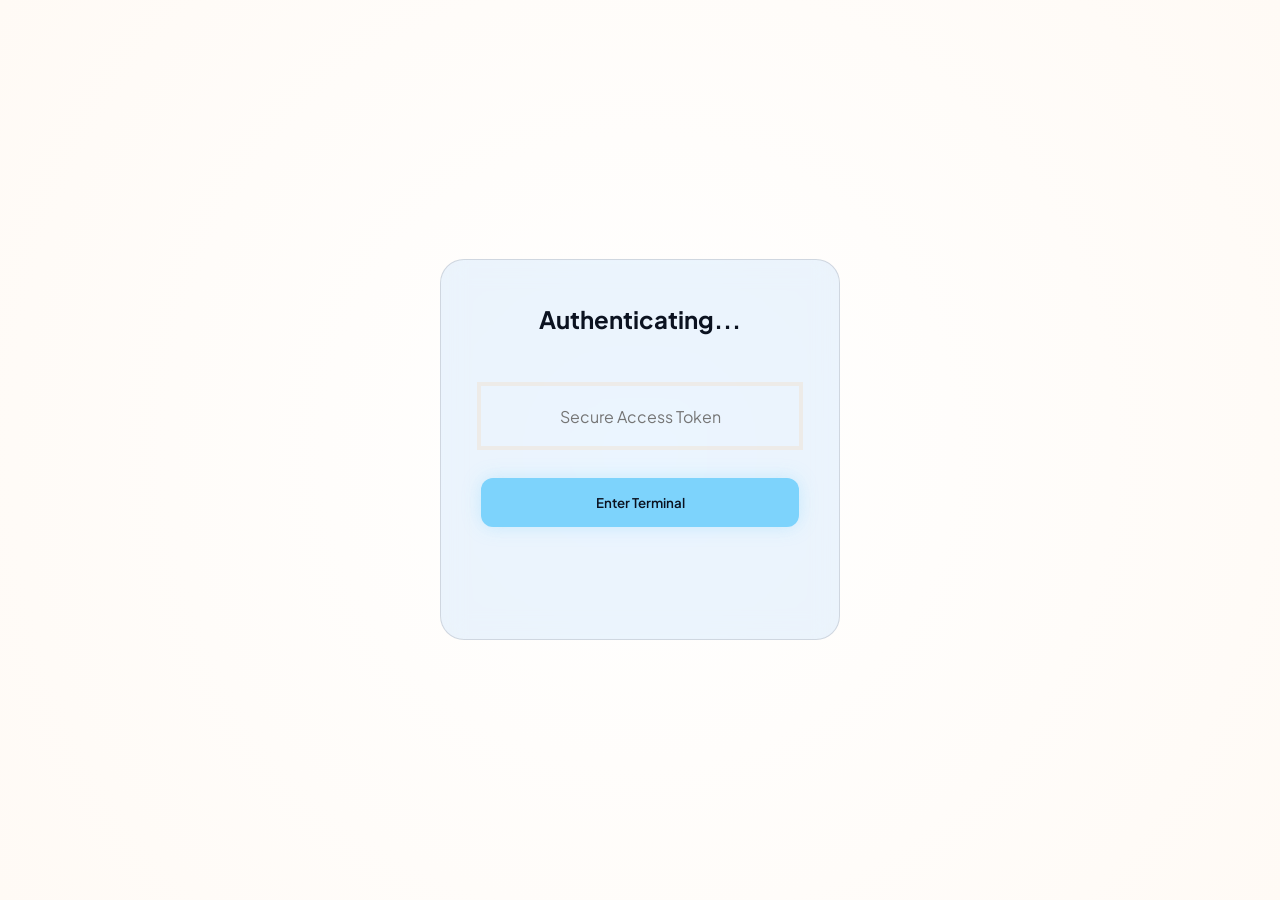
<file: login.html>
<!DOCTYPE html>
<html lang="en">

<head>
    <meta charset="UTF-8">
    <meta name="viewport" content="width=device-width, initial-scale=1.0">
    <title>Restricted Access | Devashish Pathak</title>
    <link rel="stylesheet" href="css/style.css">
    <link rel="stylesheet" href="css/admin.css">
</head>

<body style="display: flex; align-items: center; justify-content: center; height: 100vh; overflow: hidden;">

    <!-- Animated Mesh Background -->
    <div class="mesh-bg">
        <div class="mesh-circle circle-1"></div>
        <div class="mesh-circle circle-2"></div>
        <div class="mesh-circle circle-3"></div>
    </div>

    <div class="project-card fade-in-up" style="width: 100%; max-width: 400px; text-align: center;">
        <h2 style="margin-bottom: 2rem;">Authenticating...</h2>
        <form id="login-form">
            <input type="password" id="password" class="minimal-input" placeholder="Secure Access Token" autofocus
                autocomplete="off" style="margin-bottom: 2rem; text-align: center;">
            <button type="submit" class="btn btn-primary" style="width: 100%;">Enter Terminal</button>
        </form>
        <p id="error-msg" style="color: var(--primary); margin-top: 1.5rem; opacity: 0; transition: opacity 0.3s; font-weight: 700;">
            Access Denied. Signature mismatch.</p>
    </div>

    <script src="js/script.js"></script>
    <script src="js/main.js"></script>
    <script src="js/auth.js"></script>
    <script>
        document.getElementById('login-form').addEventListener('submit', async (e) => {
            e.preventDefault();
            if (window.login) {
                await window.login();
            } else {
                alert("Authentication module not loaded yet.");
            }
        });
    </script>
</body>

</html>
</file>
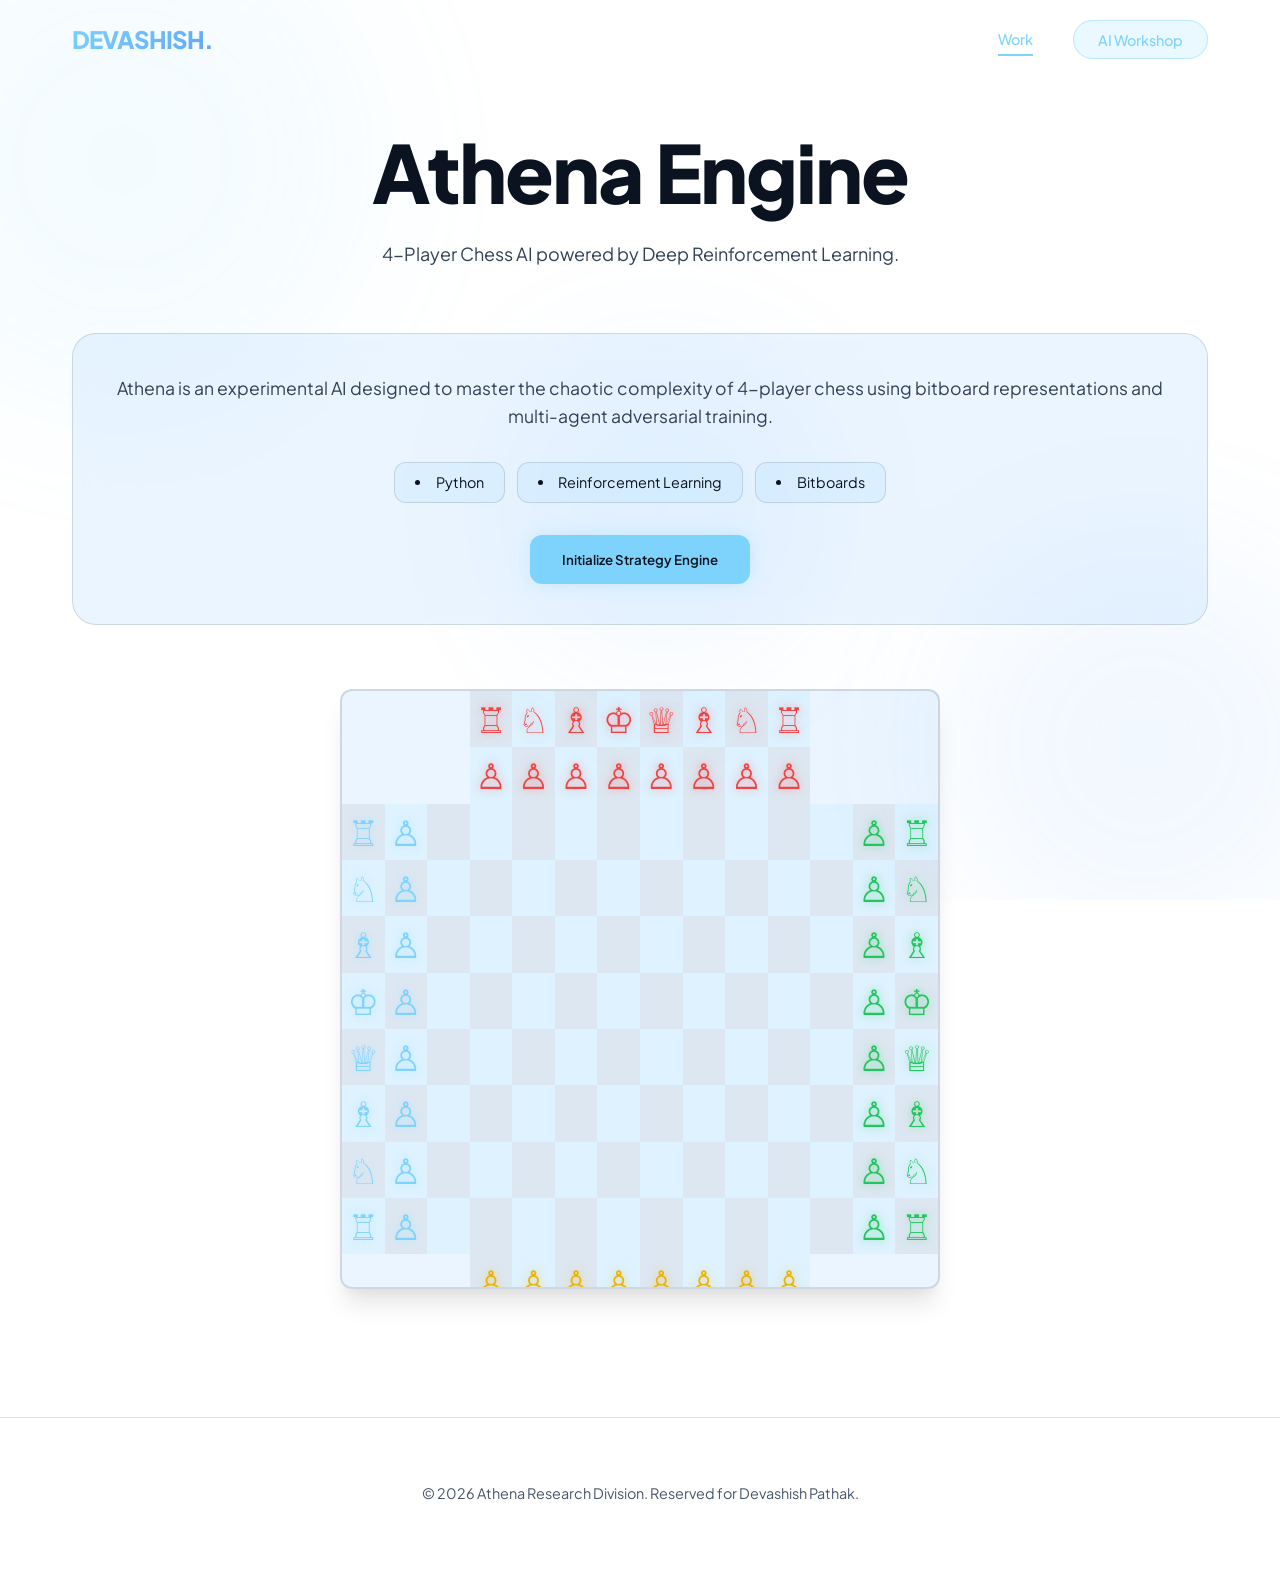
<file: project-athena.html>
<!DOCTYPE html>
<html lang="en">

<head>
    <meta charset="UTF-8">
    <meta name="viewport" content="width=device-width, initial-scale=1.0">
    <title>Athena | 4-Player Chess AI</title>
    <meta name="description" content="A Deep Reinforcement Learning engine for 4-player chess.">
    <link rel="stylesheet" href="css/style.css">
    <style>
        .chess-board {
            display: grid;
            grid-template-columns: repeat(14, 1fr);
            grid-template-rows: repeat(14, 1fr);
            width: 100%;
            max-width: 600px;
            aspect-ratio: 1;
            background: var(--bg-card);
            border: 2px solid var(--border-subtle);
            border-radius: 12px;
            overflow: hidden;
            box-shadow: var(--shadow-xl);
            margin: 0 auto;
        }

        .cell {
            width: 100%;
            height: 100%;
            display: flex;
            align-items: center;
            justify-content: center;
            font-size: 2.2rem;
            cursor: pointer;
            transition: background 0.2s;
        }

        .white-cell { background-color: rgba(125, 211, 252, 0.12); }
        .black-cell { background-color: rgba(2, 6, 23, 0.06); }
        .empty-cell { background-color: transparent; }

        .piece-red { color: #ef4444; text-shadow: 0 0 10px rgba(239, 68, 68, 0.5); }
        .piece-blue { color: var(--primary); text-shadow: 0 0 10px var(--primary-glow); }
        .piece-yellow { color: #eab308; text-shadow: 0 0 10px rgba(234, 179, 8, 0.5); }
        .piece-green { color: #22c55e; text-shadow: 0 0 10px rgba(34, 197, 94, 0.5); }

        .flying-piece {
            position: absolute;
            font-size: 2.5rem;
            z-index: 100;
            pointer-events: none;
            transition: all 0.5s var(--transition);
        }
    </style>
</head>

<body>

    <!-- Animated Mesh Background -->
    <div class="mesh-bg">
        <div class="mesh-circle circle-1"></div>
        <div class="mesh-circle circle-2"></div>
        <div class="mesh-circle circle-3"></div>
    </div>

    <!-- Navigation -->
    <nav class="navbar scrolled">
        <div class="container">
            <a href="index.html" class="logo">DEVASHISH.</a>
            <ul class="nav-links">
                <li><a href="index.html#projects">Work</a></li>
                <li><a href="ai-workshop.html" class="btn-res">AI Workshop</a></li>
            </ul>
        </div>
    </nav>

    <header class="section" style="padding-bottom: 2rem; text-align: center;">
        <div class="container fade-in-up">
            <h1 class="hero-title">Athena Engine</h1>
            <p class="hero-subtitle" style="margin: 0 auto;">4-Player Chess AI powered by Deep Reinforcement Learning.</p>
        </div>
    </header>

    <section class="section" style="padding-top: 2rem;">
        <div class="container">
            <div class="project-card animate-on-scroll" style="text-align: center; margin-bottom: 4rem;">
                <p style="font-size: 1.1rem; margin-bottom: 2rem;">
                    Athena is an experimental AI designed to master the chaotic complexity of 4-player chess 
                    using bitboard representations and multi-agent adversarial training.
                </p>
                <div class="skills-list" style="justify-content: center; margin-bottom: 2rem;">
                    <li>Python</li>
                    <li>Reinforcement Learning</li>
                    <li>Bitboards</li>
                </div>
                <button id="start-game" class="btn btn-primary">Initialize Strategy Engine</button>
            </div>

            <div class="animate-on-scroll">
                <div id="chessboard" class="chess-board"></div>
            </div>
        </div>
    </section>

    <footer>
        <div class="container">
            <p>&copy; 2026 Athena Research Division. Reserved for Devashish Pathak.</p>
        </div>
    </footer>

    <script src="js/script.js"></script>
    <script src="js/main.js"></script>
    <script>
        document.addEventListener('DOMContentLoaded', () => {
            const boardEl = document.getElementById('chessboard');
            const startBtn = document.getElementById('start-game');
            const size = 14;
            let boardState = [];
            let currentPlayer = 0;
            let colors = ['red', 'blue', 'yellow', 'green'];
            let isGameActive = false;
            let selectedPiece = null;
            let isAnimating = false;

            function initBoard() {
                boardState = Array(size).fill(null).map(() => Array(size).fill(null));
                const place = (r, c, type, color) => {
                    const icons = { 'P': '&#9817;', 'R': '&#9814;', 'N': '&#9816;', 'B': '&#9815;', 'Q': '&#9813;', 'K': '&#9812;' };
                    boardState[r][c] = { type, color, icon: icons[type] };
                };

                // Setup (Simplified for demo)
                for (let c = 3; c <= 10; c++) place(1, c, 'P', 'red');
                place(0, 3, 'R', 'red'); place(0, 10, 'R', 'red'); place(0, 4, 'N', 'red'); place(0, 9, 'N', 'red');
                place(0, 5, 'B', 'red'); place(0, 8, 'B', 'red'); place(0, 6, 'K', 'red'); place(0, 7, 'Q', 'red');
                for (let c = 3; c <= 10; c++) place(12, c, 'P', 'yellow');
                place(13, 3, 'R', 'yellow'); place(13, 10, 'R', 'yellow'); place(13, 4, 'N', 'yellow'); place(13, 9, 'N', 'yellow');
                place(13, 5, 'B', 'yellow'); place(13, 8, 'B', 'yellow'); place(13, 6, 'K', 'yellow'); place(13, 7, 'Q', 'yellow');
                for (let r = 3; r <= 10; r++) place(r, 1, 'P', 'blue');
                place(3, 0, 'R', 'blue'); place(10, 0, 'R', 'blue'); place(4, 0, 'N', 'blue'); place(9, 0, 'N', 'blue');
                place(5, 0, 'B', 'blue'); place(8, 0, 'B', 'blue'); place(6, 0, 'K', 'blue'); place(7, 0, 'Q', 'blue');
                for (let r = 3; r <= 10; r++) place(r, 12, 'P', 'green');
                place(3, 13, 'R', 'green'); place(10, 13, 'R', 'green'); place(4, 13, 'N', 'green'); place(9, 13, 'N', 'green');
                place(5, 13, 'B', 'green'); place(8, 13, 'B', 'green'); place(6, 13, 'K', 'green'); place(7, 13, 'Q', 'green');

                renderBoard();
            }

            function isValidSquare(r, c) {
                if (r < 0 || r >= size || c < 0 || c >= size) return false;
                const top = r < 3; const bottom = r > 10;
                const left = c < 3; const right = c > 10;
                return !((top && left) || (top && right) || (bottom && left) || (bottom && right));
            }

            function renderBoard() {
                boardEl.innerHTML = '';
                for (let r = 0; r < size; r++) {
                    for (let c = 0; c < size; c++) {
                        const div = document.createElement('div');
                        div.className = 'cell';
                        div.id = `cell-${r}-${c}`;
                        if (isValidSquare(r, c)) {
                            div.classList.add((r + c) % 2 === 0 ? 'white-cell' : 'black-cell');
                            const piece = boardState[r][c];
                            if (piece) {
                                div.innerHTML = piece.icon;
                                div.classList.add(`piece-${piece.color}`);
                            }
                            div.addEventListener('click', () => handleCellClick(r, c));
                            if (selectedPiece && selectedPiece.r === r && selectedPiece.c === c) {
                                div.style.background = 'rgba(125, 211, 252, 0.35)';
                            }
                        } else {
                            div.classList.add('empty-cell');
                        }
                        boardEl.appendChild(div);
                    }
                }
            }

            function handleCellClick(r, c) {
                if (!isGameActive || currentPlayer !== 2 || isAnimating) return;
                const p = boardState[r][c];
                if (p && p.color === 'yellow') { selectedPiece = { r, c }; renderBoard(); return; }
                if (selectedPiece) {
                    if (isValidSquare(r, c) && (!p || p.color !== 'yellow')) {
                        animateMove(selectedPiece.r, selectedPiece.c, r, c, () => {
                            boardState[r][c] = boardState[selectedPiece.r][selectedPiece.c];
                            boardState[selectedPiece.r][selectedPiece.c] = null;
                            selectedPiece = null; renderBoard(); nextTurn();
                        });
                    }
                }
            }

            function nextTurn() { currentPlayer = (currentPlayer + 1) % 4; if (currentPlayer !== 2) setTimeout(aiMove, 600); }

            function aiMove() {
                const color = colors[currentPlayer];
                const pool = [];
                for (let r = 0; r < size; r++) for (let c = 0; c < size; c++) if (boardState[r][c] && boardState[r][c].color === color) pool.push({ r, c });
                if (pool.length === 0) { nextTurn(); return; }
                const p = pool[Math.floor(Math.random() * pool.length)];
                const dr = Math.floor(Math.random() * 3) - 1;
                const dc = Math.floor(Math.random() * 3) - 1;
                if ((dr === 0 && dc === 0) || !isValidSquare(p.r + dr, p.c + dc) || (boardState[p.r+dr][p.c+dc] && boardState[p.r+dr][p.c+dc].color === color)) {
                    setTimeout(aiMove, 10); return;
                }
                animateMove(p.r, p.c, p.r + dr, p.c + dc, () => {
                    boardState[p.r + dr][p.c + dc] = boardState[p.r][p.c];
                    boardState[p.r][p.c] = null; renderBoard(); nextTurn();
                });
            }

            function animateMove(fr, fc, tr, tc, cb) {
                isAnimating = true;
                const fEl = document.getElementById(`cell-${fr}-${fc}`);
                const tEl = document.getElementById(`cell-${tr}-${tc}`);
                const p = boardState[fr][fc];
                const flyer = document.createElement('div');
                flyer.innerHTML = p.icon;
                flyer.className = `flying-piece piece-${p.color}`;
                const fRect = fEl.getBoundingClientRect();
                const tRect = fEl.getBoundingClientRect(); // wait, toRect
                const tRectActual = tEl.getBoundingClientRect();

                flyer.style.left = fRect.left + 'px';
                flyer.style.top = fRect.top + 'px';
                flyer.style.width = fRect.width + 'px';
                flyer.style.height = fRect.height + 'px';
                flyer.style.display = 'flex'; flyer.style.alignItems = 'center'; flyer.style.justifyContent = 'center';

                document.body.appendChild(flyer);
                fEl.innerHTML = '';
                flyer.offsetHeight;
                flyer.style.left = tRectActual.left + 'px';
                flyer.style.top = tRectActual.top + 'px';

                setTimeout(() => { flyer.remove(); isAnimating = false; cb(); }, 500);
            }

            startBtn.addEventListener('click', () => { initBoard(); isGameActive = true; currentPlayer = 0; startBtn.textContent = "Re-Initialize Enclave"; setTimeout(aiMove, 500); });
            initBoard();
        });
    </script>
</body>

</html>
</file>
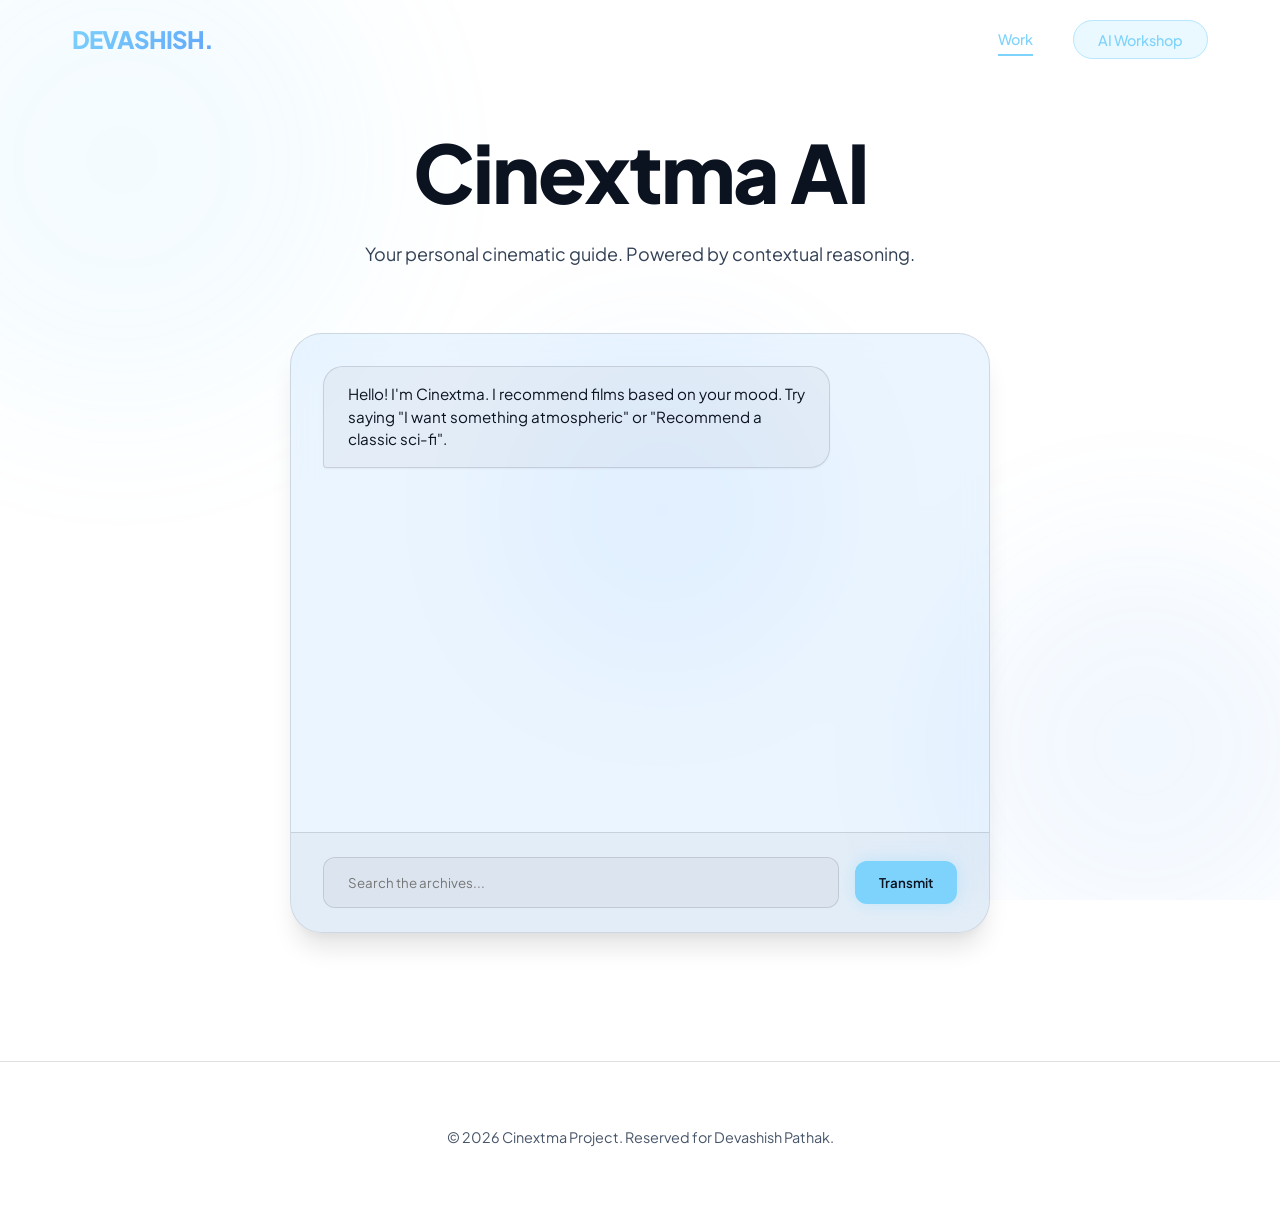
<file: project-cinextma.html>
<!DOCTYPE html>
<html lang="en">

<head>
    <meta charset="UTF-8">
    <meta name="viewport" content="width=device-width, initial-scale=1.0">
    <title>Cinextma | Movie AI</title>
    <meta name="description" content="An AI-powered movie recommendation chatbot.">
    <link rel="stylesheet" href="css/style.css">
    <style>
        .chat-container {
            max-width: 700px;
            margin: 0 auto;
            background: var(--bg-card);
            backdrop-filter: blur(12px);
            -webkit-backdrop-filter: blur(12px);
            border: 1px solid var(--border-subtle);
            border-radius: 32px;
            height: 600px;
            display: flex;
            flex-direction: column;
            overflow: hidden;
            box-shadow: var(--shadow-xl);
        }

        .chat-messages {
            flex: 1;
            padding: 2rem;
            overflow-y: auto;
            display: flex;
            flex-direction: column;
            gap: 1.5rem;
        }

        .message {
            max-width: 80%;
            padding: 1rem 1.5rem;
            border-radius: 20px;
            font-size: 0.95rem;
            line-height: 1.5;
            box-shadow: var(--shadow-sm);
        }

        .bot-message {
            align-self: flex-start;
            background: rgba(2, 6, 23, 0.03);
            color: var(--text-main);
            border: 1px solid var(--border-subtle);
            border-bottom-left-radius: 4px;
        }

        .user-message {
            align-self: flex-end;
            background: var(--primary);
            color: var(--text-main);
            border-bottom-right-radius: 4px;
            box-shadow: 0 4px 15px var(--primary-glow);
        }

        .chat-input-area {
            padding: 1.5rem 2rem;
            background: rgba(2, 6, 23, 0.03);
            border-top: 1px solid var(--border-subtle);
            display: flex;
            gap: 1rem;
            align-items: center;
        }

        .chat-messages::-webkit-scrollbar { width: 4px; }
        .chat-messages::-webkit-scrollbar-thumb { background: var(--border-subtle); border-radius: 10px; }
    </style>
</head>

<body>

    <!-- Animated Mesh Background -->
    <div class="mesh-bg">
        <div class="mesh-circle circle-1"></div>
        <div class="mesh-circle circle-2"></div>
        <div class="mesh-circle circle-3"></div>
    </div>

    <!-- Navigation -->
    <nav class="navbar scrolled">
        <div class="container">
            <a href="index.html" class="logo">DEVASHISH.</a>
            <ul class="nav-links">
                <li><a href="index.html#projects">Work</a></li>
                <li><a href="ai-workshop.html" class="btn-res">AI Workshop</a></li>
            </ul>
        </div>
    </nav>

    <header class="section" style="padding-bottom: 2rem; text-align: center;">
        <div class="container fade-in-up">
            <h1 class="hero-title">Cinextma AI</h1>
            <p class="hero-subtitle" style="margin: 0 auto;">Your personal cinematic guide. Powered by contextual reasoning.</p>
        </div>
    </header>

    <section class="section" style="padding-top: 2rem;">
        <div class="container">
            <div class="chat-container animate-on-scroll">
                <div id="messages" class="chat-messages">
                    <div class="message bot-message">
                        Hello! I'm Cinextma. I recommend films based on your mood. 
                        Try saying "I want something atmospheric" or "Recommend a classic sci-fi".
                    </div>
                </div>
                <form id="chat-form" class="chat-input-area">
                    <input type="text" id="user-input" class="minimal-input" placeholder="Search the archives..." required
                        style="margin-top: 0; flex: 1;">
                    <button type="submit" class="btn btn-primary" style="padding: 0.8rem 1.5rem;">Transmit</button>
                </form>
            </div>
        </div>
    </section>

    <footer>
        <div class="container">
            <p>&copy; 2026 Cinextma Project. Reserved for Devashish Pathak.</p>
        </div>
    </footer>

    <script src="js/script.js"></script>
    <script src="js/main.js"></script>
    <script>
        document.addEventListener('DOMContentLoaded', () => {
            const messages = document.getElementById('messages');
            const form = document.getElementById('chat-form');
            const input = document.getElementById('user-input');

            const movies = {
                horror: ["The Shining", "Hereditary", "A Quiet Place", "Get Out", "The Conjuring", "It Follows", "The Witch", "Sinister"],
                comedy: ["Superbad", "The Grand Budapest Hotel", "Booksmart", "Palm Springs", "Monty Python and the Holy Grail", "Ferris Bueller's Day Off", "Game Night"],
                action: ["Mad Max: Fury Road", "John Wick", "Die Hard", "The Dark Knight", "Inception", "Gladiator", "The Matrix", "Terminator 2"],
                romance: ["La La Land", "The Notebook", "Pride and Prejudice", "Before Sunrise", "Eternal Sunshine", "Casablanca", "When Harry Met Sally"],
                scifi: ["Blade Runner 2049", "Interstellar", "Dune", "Ex Machina", "Arrival", "2001: A Space Odyssey", "The Martian"],
                drama: ["The Godfather", "Schindler's List", "Parasite", "Whiplash", "The Shawshank Redemption", "Fight Club", "Good Will Hunting"]
            };

            const keywords = {
                horror: ['scary', 'horror', 'spooky', 'ghost', 'fear', 'creepy'],
                comedy: ['funny', 'laugh', 'comedy', 'humor', 'fun', 'hilarious'],
                action: ['action', 'fight', 'explosion', 'thrill', 'fast', 'adventure'],
                romance: ['love', 'romantic', 'romance', 'couple', 'heart', 'date'],
                scifi: ['space', 'future', 'robot', 'alien', 'sci-fi', 'technology', 'science', 'atmospheric'],
                drama: ['sad', 'drama', 'serious', 'cry', 'emotional', 'intense']
            };

            let lastGenre = null;

            form.addEventListener('submit', (e) => {
                e.preventDefault();
                const text = input.value.trim();
                if (!text) return;
                addMessage(text, 'user');
                input.value = '';
                setTimeout(() => {
                    const response = getRecommendation(text);
                    addMessage(response, 'bot');
                }, 600);
            });

            function addMessage(text, sender) {
                const div = document.createElement('div');
                div.className = `message ${sender}-message`;
                div.textContent = text;
                messages.appendChild(div);
                messages.scrollTop = messages.scrollHeight;
            }

            function getRecommendation(text) {
                const lower = text.toLowerCase();
                let matchedGenre = null;
                for (const [genre, words] of Object.entries(keywords)) {
                    if (words.some(w => lower.includes(w))) { matchedGenre = genre; break; }
                }
                if (!matchedGenre && lastGenre && (lower.includes('another') || lower.includes('more') || lower.includes('else'))) {
                    matchedGenre = lastGenre;
                }
                if (matchedGenre) {
                    lastGenre = matchedGenre;
                    const list = movies[matchedGenre];
                    const randomMovie = list[Math.floor(Math.random() * list.length)];
                    return `Analysis complete. I recommend: "${randomMovie}". It's a quintessential ${matchedGenre} experience.`;
                }
                return "I couldn't identify a specific cinematic preference. Try specifying a mood like 'tense', 'whimsical', or 'futuristic'.";
            }
        });
    </script>
</body>

</html>
</file>
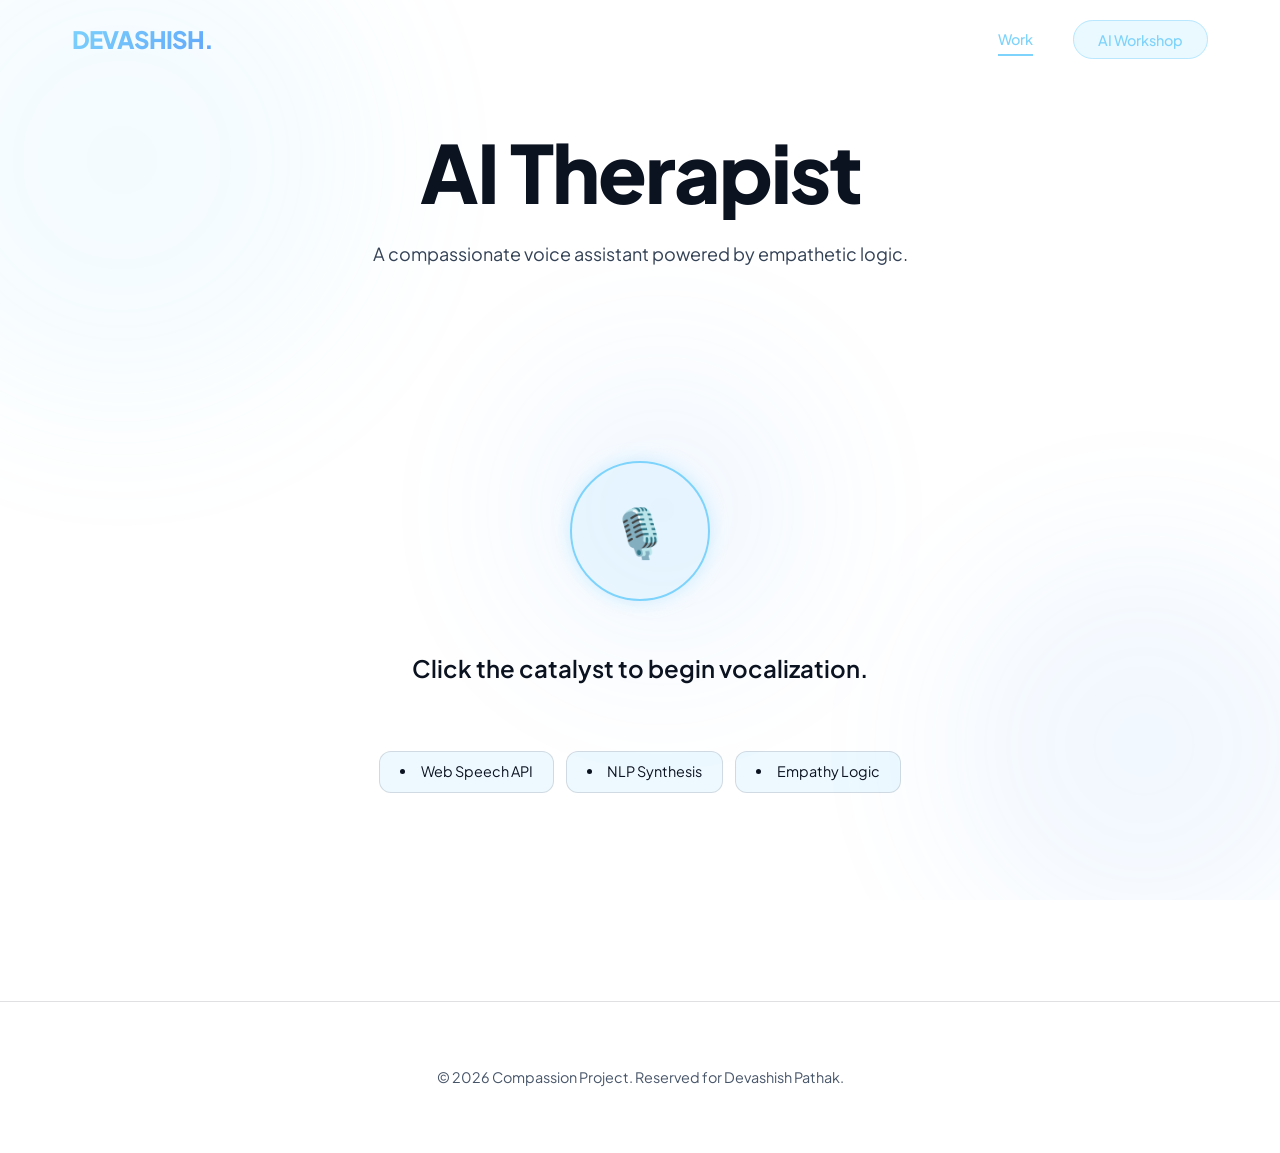
<file: project-therapist.html>
<!DOCTYPE html>
<html lang="en">

<head>
    <meta charset="UTF-8">
    <meta name="viewport" content="width=device-width, initial-scale=1.0">
    <title>AI Therapist | Voice Assistant</title>
    <meta name="description" content="An empathetic AI voice assistant for mental health support.">
    <link rel="stylesheet" href="css/style.css">
    <style>
        .therapist-container {
            display: flex;
            flex-direction: column;
            align-items: center;
            justify-content: center;
            min-height: 60vh;
            text-align: center;
        }

        .mic-btn {
            width: 140px;
            height: 140px;
            border-radius: 50%;
            background: rgba(125, 211, 252, 0.12);
            border: 2px solid var(--primary);
            color: var(--primary);
            font-size: 3rem;
            cursor: pointer;
            transition: all 0.5s var(--transition);
            display: flex;
            align-items: center;
            justify-content: center;
            margin: 3rem 0;
            position: relative;
            box-shadow: var(--shadow-neon);
        }

        .mic-btn:hover {
            background: var(--primary);
            color: var(--text-main);
            box-shadow: 0 0 40px var(--primary-glow);
            transform: scale(1.05);
        }

        .mic-btn.listening {
            animation: pulse-ring 2s infinite;
            background: var(--primary);
            color: var(--text-main);
        }

        @keyframes pulse-ring {
            0% { transform: scale(1); box-shadow: 0 0 0 0 rgba(125, 211, 252, 0.65); }
            70% { transform: scale(1.1); box-shadow: 0 0 0 30px rgba(125, 211, 252, 0); }
            100% { transform: scale(1); box-shadow: 0 0 0 0 rgba(125, 211, 252, 0); }
        }

        .status-text {
            font-size: 1.5rem;
            font-weight: 600;
            color: var(--text-main);
            min-height: 1.5em;
        }

        .transcript {
            margin-top: 2rem;
            max-width: 700px;
            color: var(--text-muted);
            font-style: italic;
            font-size: 1.1rem;
            line-height: 1.6;
            background: rgba(2, 6, 23, 0.03);
            padding: 2rem;
            border-radius: 20px;
            border: 1px solid var(--border-subtle);
        }
    </style>
</head>

<body>

    <!-- Animated Mesh Background -->
    <div class="mesh-bg">
        <div class="mesh-circle circle-1"></div>
        <div class="mesh-circle circle-2"></div>
        <div class="mesh-circle circle-3"></div>
    </div>

    <!-- Navigation -->
    <nav class="navbar scrolled">
        <div class="container">
            <a href="index.html" class="logo">DEVASHISH.</a>
            <ul class="nav-links">
                <li><a href="index.html#projects">Work</a></li>
                <li><a href="ai-workshop.html" class="btn-res">AI Workshop</a></li>
            </ul>
        </div>
    </nav>

    <header class="section" style="padding-bottom: 2rem; text-align: center;">
        <div class="container fade-in-up">
            <h1 class="hero-title">AI Therapist</h1>
            <p class="hero-subtitle" style="margin: 0 auto;">A compassionate voice assistant powered by empathetic logic.</p>
        </div>
    </header>

    <section class="section" style="padding-top: 2rem;">
        <div class="container therapist-container animate-on-scroll">
            <div id="mic-btn" class="mic-btn">
                <span id="mic-icon">🎙️</span>
            </div>

            <p id="status" class="status-text">Click the catalyst to begin vocalization.</p>
            <div id="transcript-container" class="transcript" style="display: none;">
                <p id="transcript"></p>
            </div>

            <div class="skills-list" style="margin-top: 4rem; justify-content: center;">
                <li>Web Speech API</li>
                <li>NLP Synthesis</li>
                <li>Empathy Logic</li>
            </div>
        </div>
    </section>

    <footer>
        <div class="container">
            <p>&copy; 2026 Compassion Project. Reserved for Devashish Pathak.</p>
        </div>
    </footer>

    <script src="js/script.js"></script>
    <script src="js/main.js"></script>
    <script>
        // Simple mock logic for the therapist demo
        const micBtn = document.getElementById('mic-btn');
        const status = document.getElementById('status');
        const transcriptContainer = document.getElementById('transcript-container');
        const transcript = document.getElementById('transcript');
        let isListening = false;

        micBtn.addEventListener('click', () => {
            isListening = !isListening;
            if (isListening) {
                micBtn.classList.add('listening');
                status.textContent = "Synthesizing input... speak now.";
                transcriptContainer.style.display = 'block';
                transcript.textContent = "Listening to your thoughts...";
            } else {
                micBtn.classList.remove('listening');
                status.textContent = "Analysis complete. Waiting for catalyst.";
                transcript.textContent = "The session has concluded. I am here when you need me.";
            }
        });
    </script>
</body>

</html>
</file>
<file: css/style.css>
@import url('https://fonts.googleapis.com/css2?family=Plus+Jakarta+Sans:wght@300;400;500;600;700;800&display=swap');

:root {
    /* Color Palette - White / Slight Light Blue / Black */
    --bg-main: #ffffff;
    --bg-card: rgba(147, 197, 253, 0.18);
    --bg-navbar: rgba(255, 255, 255, 0.86);

    --primary: #7dd3fc;
    --primary-glow: rgba(125, 211, 252, 0.45);
    --accent: #60a5fa;
    --accent-glow: rgba(96, 165, 250, 0.35);

    --text-main: #0b1220;
    --text-muted: #334155;
    --text-dim: #475569;

    --border-subtle: rgba(2, 6, 23, 0.12);
    --border-glow: rgba(125, 211, 252, 0.45);
    
    /* Typography */
    --font-sans: 'Plus Jakarta Sans', system-ui, -apple-system, sans-serif;
    
    /* Shadows */
    --shadow-sm: 0 1px 2px 0 rgba(0, 0, 0, 0.05);
    --shadow-md: 0 4px 6px -1px rgba(0, 0, 0, 0.1), 0 2px 4px -1px rgba(0, 0, 0, 0.06);
    --shadow-lg: 0 10px 15px -3px rgba(0, 0, 0, 0.1), 0 4px 6px -2px rgba(0, 0, 0, 0.05);
    --shadow-xl: 0 20px 25px -5px rgba(0, 0, 0, 0.1), 0 10px 10px -5px rgba(0, 0, 0, 0.04);
    --shadow-neon: 0 0 18px rgba(125, 211, 252, 0.35);
    
    /* Animation */
    --transition: cubic-bezier(0.4, 0, 0.2, 1);
    --anim-speed: 0.6s;
}

/* --- Base & Resets --- */
* {
    margin: 0;
    padding: 0;
    box-sizing: border-box;
    -webkit-font-smoothing: antialiased;
    -moz-osx-font-smoothing: grayscale;
}

html {
    scroll-behavior: smooth;
    font-size: 16px;
}

body {
    background-color: var(--bg-main);
    color: var(--text-main);
    font-family: var(--font-sans);
    line-height: 1.6;
    overflow-x: hidden;
    position: relative;
}

/* --- Cursor Responsive UI --- */
.cursor-glow {
    position: fixed;
    left: 0;
    top: 0;
    width: 560px;
    height: 560px;
    border-radius: 50%;
    pointer-events: none;
    z-index: 0;
    opacity: 0;
    transform: translate3d(-9999px, -9999px, 0);
    background: radial-gradient(circle at center, rgba(125, 211, 252, 0.22), rgba(125, 211, 252, 0.10) 35%, transparent 65%);
    filter: blur(2px);
    transition: opacity 260ms var(--transition);
    will-change: transform;
}

body.cursor-active .cursor-glow {
    opacity: 1;
}

/* Ensure cursor glow stays behind content but above mesh background */
.mesh-bg { z-index: -2; }

/* 3D tilt + magnetic feel on hover */
.cursor-tilt {
    transform-style: preserve-3d;
    will-change: transform;
    transition: transform 220ms var(--transition), box-shadow 220ms var(--transition), border-color 220ms var(--transition);
}

.cursor-tilt.is-tilting {
    transform:
        perspective(900px)
        rotateX(var(--rx, 0deg))
        rotateY(var(--ry, 0deg))
        translate3d(var(--tx, 0px), var(--ty, 0px), 0);
}

/* Prefer no motion */
@media (prefers-reduced-motion: reduce) {
    .cursor-glow { display: none !important; }
    .cursor-tilt { transition: none !important; }
}

/* Touch/coarse pointers: disable cursor effects */
@media (hover: none), (pointer: coarse) {
    .cursor-glow { display: none !important; }
    .cursor-tilt { transform: none !important; }
}

/* Hide scrollbar for Chrome, Safari and Opera */
::-webkit-scrollbar {
    width: 6px;
}

::-webkit-scrollbar-track {
    background: var(--bg-main);
}

::-webkit-scrollbar-thumb {
    background: var(--border-subtle);
    border-radius: 10px;
}

::-webkit-scrollbar-thumb:hover {
    background: var(--primary);
}

a {
    text-decoration: none;
    color: inherit;
    transition: all var(--anim-speed) var(--transition);
}

button, input, textarea {
    font-family: inherit;
    background: none;
    border: none;
    outline: none;
    color: inherit;
}

ul {
    list-style: none;
}

img {
    max-width: 100%;
    height: auto;
    display: block;
}

/* --- Layout --- */
.container {
    max-width: 1200px;
    margin: 0 auto;
    padding: 0 2rem;
}

.section {
    padding: 8rem 0;
    position: relative;
    z-index: 2;
}

/* --- Background Mesh Gradient --- */
.mesh-bg {
    position: fixed;
    top: 0;
    left: 0;
    width: 100%;
    height: 100%;
    z-index: -1;
    overflow: hidden;
    background-color: var(--bg-main);
}

.mesh-circle {
    position: absolute;
    filter: blur(80px);
    opacity: 0.08;
    border-radius: 50%;
    z-index: -1;
    animation: moveMesh 20s infinite alternate cubic-bezier(0.45, 0, 0.55, 1);
}

.circle-1 {
    width: 500px;
    height: 500px;
    background: var(--primary);
    top: -10%;
    left: -10%;
    animation-duration: 25s;
}

.circle-2 {
    width: 400px;
    height: 400px;
    background: var(--accent);
    bottom: -5%;
    right: -5%;
    animation-delay: -5s;
    animation-duration: 30s;
}

.circle-3 {
    width: 300px;
    height: 300px;
    background: var(--accent);
    top: 40%;
    left: 40%;
    animation-delay: -10s;
    animation-duration: 22s;
}

@keyframes moveMesh {
    0% { transform: translate(0, 0) scale(1); }
    33% { transform: translate(10%, 15%) scale(1.1); }
    66% { transform: translate(-15%, 5%) scale(0.9); }
    100% { transform: translate(0, 0) scale(1); }
}

/* --- Navbar --- */
.navbar {
    position: fixed;
    top: 0;
    left: 0;
    width: 100%;
    height: 80px;
    display: flex;
    align-items: center;
    z-index: 1000;
    transition: all 0.4s var(--transition);
    border-bottom: 2px solid transparent;
}

.navbar.scrolled {
    background: var(--bg-navbar);
    backdrop-filter: blur(12px);
    -webkit-backdrop-filter: blur(12px);
    height: 70px;
    border-bottom: 1px solid var(--border-subtle);
}

.navbar .container {
    display: flex;
    justify-content: space-between;
    align-items: center;
    width: 100%;
}

.logo {
    font-size: 1.5rem;
    font-weight: 800;
    letter-spacing: -1px;
    background: linear-gradient(135deg, var(--primary), var(--accent));
    -webkit-background-clip: text;
    background-clip: text;
    -webkit-text-fill-color: transparent;
}

.nav-links {
    display: flex;
    gap: 2.5rem;
    align-items: center;
}

.nav-links a {
    font-size: 0.9rem;
    font-weight: 500;
    color: var(--text-muted);
    position: relative;
    padding: 0.5rem 0;
}

.nav-links a:hover {
    color: var(--text-main);
}

.nav-links a.active-link {
    color: var(--primary);
}

.nav-links a.active-link::after {
    width: 100%;
}

.nav-links a::after {
    content: '';
    position: absolute;
    bottom: 0;
    left: 0;
    width: 0;
    height: 2px;
    background: var(--primary);
    transition: width 0.3s var(--transition);
}

.nav-links a:hover::after {
    width: 100%;
}

.btn-res {
    padding: 0.6rem 1.5rem !important;
    background: rgba(125, 211, 252, 0.16);
    border: 1px solid var(--border-glow);
    border-radius: 99px;
    color: var(--primary) !important;
    position: relative;
    overflow: hidden; /* Enables shine pseudo-element */
}

.btn-res:hover {
    background: var(--primary);
    color: var(--text-main) !important;
    box-shadow: 0 0 20px var(--primary-glow);
}

/* --- Hero Section --- */
.hero-section {
    min-height: 100vh;
    display: flex;
    align-items: center;
    padding-top: 80px;
}

.hero-flex-wrapper {
    display: grid;
    grid-template-columns: 1.2fr 0.8fr;
    gap: 4rem;
    align-items: center;
}

.hero-title {
    font-size: clamp(3rem, 8vw, 5rem);
    line-height: 1.1;
    font-weight: 800;
    letter-spacing: -2px;
    margin-bottom: 1.5rem;
}

.highlight {
    color: var(--primary);
    position: relative;
}

.hero-subtitle {
    font-size: 1.125rem;
    color: var(--text-muted);
    max-width: 550px;
    margin-bottom: 2.5rem;
}

.hero-image-container {
    position: relative;
    display: flex;
    justify-content: center;
    align-items: center;
}

.hero-image-container::before {
    content: '';
    position: absolute;
    width: 110%;
    height: 110%;
    background: radial-gradient(circle, var(--primary-glow), transparent 70%);
    z-index: -1;
    animation: pulse 4s infinite alternate;
}

.profile-img {
    width: 400px;
    height: 400px;
    object-fit: cover;
    border-radius: 32px;
    /* mask-image applied in index.html or through css */
    box-shadow: var(--shadow-xl);
    border: 1px solid var(--border-subtle);
}

@keyframes pulse {
    from { opacity: 0.3; transform: scale(0.9); }
    to { opacity: 0.6; transform: scale(1.1); }
}

/* --- Components --- */
.section-title {
    font-size: 2.5rem;
    font-weight: 800;
    margin-bottom: 3.5rem;
    text-align: center;
    letter-spacing: -1px;
}

.btn {
    display: inline-flex;
    align-items: center;
    justify-content: center;
    padding: 1rem 2rem;
    border-radius: 12px;
    font-weight: 600;
    cursor: pointer;
    transition: all 0.3s var(--transition);
}

.btn-primary {
    background: var(--primary);
    color: var(--text-main);
    box-shadow: var(--shadow-neon);
    position: relative;
    overflow: hidden; /* Enables shine pseudo-element */
}

.btn-primary:hover {
    transform: translateY(-3px);
    box-shadow: 0 10px 25px var(--primary-glow);
    filter: brightness(1.1);
}

.btn-primary::after,
.btn-res::after {
    content: '';
    position: absolute;
    inset: -2px;
    background: linear-gradient(
        115deg,
        transparent 30%,
        rgba(125, 211, 252, 0.30) 50%,
        transparent 70%
    );
    transform: translateX(-130%);
    opacity: 0;
    transition: transform 700ms var(--transition), opacity 200ms var(--transition);
    pointer-events: none;
}

.btn-primary:hover::after,
.btn-res:hover::after {
    transform: translateX(130%);
    opacity: 1;
}

/* --- Project Cards --- */
.projects-grid {
    display: grid;
    grid-template-columns: repeat(auto-fit, minmax(350px, 1fr));
    gap: 2rem;
}

.project-card {
    background: var(--bg-card);
    backdrop-filter: blur(12px);
    -webkit-backdrop-filter: blur(12px);
    border: 1px solid var(--border-subtle);
    border-radius: 24px;
    padding: 2.5rem;
    position: relative;
    overflow: hidden; /* Enables shine pseudo-element */
    transition: all 0.4s var(--transition);
}

.project-card:hover {
    transform: translateY(-10px);
    border-color: var(--border-glow);
    box-shadow: 0 20px 40px rgba(2, 6, 23, 0.12), var(--shadow-neon);
}

/* Subtle hover shine (modern polish) */
.project-card::after {
    content: '';
    position: absolute;
    inset: -2px;
    background: linear-gradient(
        115deg,
        transparent 30%,
        rgba(125, 211, 252, 0.28) 50%,
        transparent 70%
    );
    transform: translateX(-130%);
    opacity: 0;
    transition: transform 700ms var(--transition), opacity 200ms var(--transition);
    pointer-events: none;
}

.project-card:hover::after {
    transform: translateX(130%);
    opacity: 1;
}

.project-card h3 {
    font-size: 1.5rem;
    margin-bottom: 1rem;
    color: var(--text-main);
}

.project-card p {
    color: var(--text-muted);
    font-size: 0.95rem;
    margin-bottom: 1.5rem;
}

.link-arrow {
    color: var(--primary);
    font-weight: 700;
    display: inline-flex;
    align-items: center;
    gap: 0.5rem;
}

.link-arrow:hover {
    gap: 0.8rem;
}

/* --- Resume Section --- */
.resume-container {
    background: var(--bg-card);
    backdrop-filter: blur(12px);
    -webkit-backdrop-filter: blur(12px);
    border: 1px solid var(--border-subtle);
    border-radius: 32px;
    padding: 4rem;
}

.resume-header h3 {
    font-size: 3rem;
    margin-bottom: 0.5rem;
    background: linear-gradient(to right, var(--text-main), var(--primary));
    -webkit-background-clip: text;
    background-clip: text;
    -webkit-text-fill-color: transparent;
}

.role {
    font-size: 1.25rem;
    color: var(--primary);
    font-weight: 600;
    margin-bottom: 2rem;
}

.resume-section h3 {
    font-size: 1.75rem;
    margin-bottom: 2rem;
    color: var(--text-main);
    border-left: 4px solid var(--primary);
    padding-left: 1.5rem;
}

.resume-item {
    margin-bottom: 2.5rem;
}

.item-header {
    display: flex;
    justify-content: space-between;
    align-items: center;
    margin-bottom: 0.5rem;
}

.company {
    color: var(--accent);
    font-weight: 600;
    margin-bottom: 1rem;
}

.resume-item ul {
    color: var(--text-muted);
}

.resume-item li {
    margin-bottom: 0.5rem;
    position: relative;
    padding-left: 1.5rem;
}

.resume-item li::before {
    content: '';
    position: absolute;
    left: 0;
    top: 10px;
    width: 6px;
    height: 6px;
    background: var(--primary);
    border-radius: 50%;
}

.skills-list {
    display: flex;
    flex-wrap: wrap;
    gap: 0.75rem;
}

.skills-list li {
    background: rgba(125, 211, 252, 0.14);
    padding: 0.5rem 1.25rem;
    border-radius: 12px;
    border: 1px solid var(--border-subtle);
    font-size: 0.9rem;
}

/* --- Contact --- */
.contact-content {
    text-align: center;
    max-width: 800px;
    margin: 0 auto;
}

.email-link {
    font-size: clamp(1.5rem, 5vw, 3rem);
    font-weight: 800;
    margin: 3rem 0;
    display: block;
    color: var(--primary);
}

.social-links {
    display: flex;
    justify-content: center;
    gap: 3rem;
}

.social-links a {
    color: var(--text-muted);
    font-weight: 600;
}

.social-links a:hover {
    color: var(--text-main);
}

/* --- Footer --- */
footer {
    padding: 4rem 0;
    border-top: 1px solid var(--border-subtle);
    text-align: center;
    color: var(--text-dim);
    font-size: 0.9rem;
}

/* --- Animations --- */
.animate-on-scroll {
    opacity: 0;
    transform: translateY(30px);
    transition: all 0.8s var(--transition);
}

.animate-on-scroll.visible {
    opacity: 1;
    transform: translateY(0);
}

.fade-in {
    animation: fadeIn 1s forwards;
}

.fade-in-up {
    animation: fadeInUp 1s forwards;
}

.typing-cursor {
    display: inline-block;
    width: 3px;
    height: 1.2em;
    background: var(--primary);
    margin-left: 5px;
    animation: blink 1s step-end infinite;
    vertical-align: middle;
}

@keyframes blink {
    50% { opacity: 0; }
}

@keyframes fadeIn {
    from { opacity: 0; }
    to { opacity: 1; }
}

@keyframes fadeInUp {
    from { opacity: 0; transform: translateY(30px); }
    to { opacity: 1; transform: translateY(0); }
}

/* --- Mobile Menu Toggle --- */
.menu-toggle {
    display: none;
    font-size: 1.8rem;
    cursor: pointer;
    color: var(--text-main);
    z-index: 1100;
}

/* --- Theme Toggle Removed --- */

#scroll-to-top {
    position: fixed;
    bottom: 2rem;
    right: 2.5rem;
    width: 60px;
    height: 60px;
    background: var(--primary);
    color: var(--text-main);
    border-radius: 20px;
    display: flex;
    align-items: center;
    justify-content: center;
    cursor: pointer;
    opacity: 0;
    visibility: hidden;
    transition: all 0.3s var(--transition);
    z-index: 999;
    box-shadow: 0 10px 25px var(--primary-glow);
    font-size: 1.5rem;
}

#scroll-to-top.visible {
    opacity: 1;
    visibility: visible;
}

#scroll-to-top:hover {
    transform: translateY(-5px);
    filter: brightness(1.1);
}

/* --- Responsive --- */
@media (max-width: 1024px) {
    .container { padding: 0 2rem; }
    .hero-flex-wrapper { grid-template-columns: 1fr; text-align: center; gap: 3rem; }
    .hero-subtitle { margin: 0 auto 2.5rem auto; }
    .hero-image-container { order: -1; }
    .profile-img { width: 300px; height: 300px; }
}

@media (max-width: 768px) {
    .menu-toggle { display: block; }
    
    .nav-links {
        position: fixed;
        top: 0;
        right: -100%;
        width: 100%;
        height: 100vh;
        background: var(--bg-main);
        flex-direction: column;
        justify-content: center;
        gap: 3rem;
        transition: 0.5s var(--transition);
        z-index: 1050;
    }
    
    .nav-links.active {
        right: 0;
    }
    
    .nav-links a {
        font-size: 1.5rem;
    }
    
    .section { padding: 5rem 0; }
    .resume-container { padding: 2.5rem; }
}

/* --- Admin Dashboard Overwrites --- */
.dashboard-container {
    margin-top: 100px;
    background: var(--bg-card);
    border: 1px solid var(--border-subtle);
    border-radius: 32px;
    padding: 3rem;
}

.stats-overview {
    display: grid;
    grid-template-columns: repeat(auto-fit, minmax(200px, 1fr));
    gap: 1.5rem;
    margin: 2.5rem 0;
}

.stat-card {
    background: rgba(2, 6, 23, 0.03);
    padding: 2rem;
    border-radius: 24px;
    border: 1px solid var(--border-subtle);
    text-align: center;
}

.stat-card .value {
    font-size: 2.5rem;
    font-weight: 800;
    color: var(--primary);
    margin-top: 0.5rem;
}

.minimal-input, .minimal-textarea {
    width: 100%;
    background: rgba(2, 6, 23, 0.03);
    border: 1px solid var(--border-subtle);
    border-radius: 12px;
    padding: 1rem 1.5rem;
    margin-top: 1rem;
    transition: border-color 0.3s var(--transition);
}

.minimal-input:focus, .minimal-textarea:focus {
    border-color: var(--primary);
    background: rgba(125, 211, 252, 0.10);
}

.tab-btn {
    padding: 1rem 2rem;
    cursor: pointer;
    font-weight: 600;
    color: var(--text-muted);
    border-bottom: 2px solid transparent;
    transition: all 0.3s;
}

.tab-btn.active {
    color: var(--primary);
    border-bottom-color: var(--primary);
}

.tab-content {
    display: none;
    padding-top: 2rem;
}

.tab-content.active {
    display: block;
    animation: fadeIn 0.5s forwards;
}

/* --- Gallery System --- */
.gallery-grid {
    columns: 3 300px;
    column-gap: 2rem;
    width: 100%;
}

.gallery-item {
    display: inline-block;
    width: 100%;
    margin-bottom: 2rem;
    border-radius: 20px;
    overflow: hidden;
    position: relative;
    background: var(--bg-card);
    border: 1px solid var(--border-subtle);
    transition: all 0.5s var(--transition);
}

.gallery-item img {
    width: 100%;
    height: auto;
    display: block;
    transition: transform 0.8s var(--transition);
}

.gallery-item:hover {
    transform: translateY(-5px) scale(1.02);
    border-color: var(--primary);
    box-shadow: var(--shadow-neon);
}

.gallery-item:hover img {
    transform: scale(1.1);
}

.gallery-overlay {
    position: absolute;
    inset: 0;
    background: linear-gradient(to top, rgba(2, 6, 23, 0.75), transparent 60%);
    display: flex;
    flex-direction: column;
    justify-content: flex-end;
    padding: 2rem;
    opacity: 0;
    transition: opacity 0.4s var(--transition);
}

.gallery-item:hover .gallery-overlay {
    opacity: 1;
}

.gallery-overlay h4 {
    color: white;
    font-size: 1.25rem;
    margin-bottom: 0.5rem;
}

.gallery-overlay p {
    color: var(--text-muted);
    font-size: 0.875rem;
    margin-bottom: 0;
}

@media (max-width: 768px) {
    .gallery-grid { columns: 2 200px; }
}

@media (max-width: 480px) {
    .gallery-grid { columns: 1; }
}

/* --- Gallery Lightbox --- */
.lightbox-overlay {
    position: fixed;
    inset: 0;
    background: rgba(2, 6, 23, 0.65);
    backdrop-filter: blur(10px);
    -webkit-backdrop-filter: blur(10px);
    z-index: 2000;
    display: none;
    align-items: center;
    justify-content: center;
    padding: 1.5rem;
}

.lightbox-overlay.open {
    display: flex;
}

.lightbox-modal {
    width: min(980px, 100%);
    background: rgba(255, 255, 255, 0.92);
    border: 1px solid var(--border-subtle);
    border-radius: 24px;
    overflow: hidden;
    box-shadow: var(--shadow-xl);
    color: var(--text-main);
    position: relative;
}

.lightbox-body {
    display: grid;
    grid-template-columns: 1.35fr 0.65fr;
    gap: 1.25rem;
    padding: 1.5rem;
    align-items: start;
}

.lightbox-image {
    width: 100%;
    max-height: 70vh;
    object-fit: contain;
    border-radius: 18px;
    border: 1px solid var(--border-subtle);
    background: rgba(2, 6, 23, 0.03);
}

.lightbox-caption {
    padding-top: 0.2rem;
}

.lightbox-title {
    margin: 0;
    font-weight: 900;
    font-size: 1.25rem;
    letter-spacing: -0.3px;
}

.lightbox-desc {
    margin: 0.75rem 0 0 0;
    color: var(--text-muted);
    line-height: 1.6;
    font-size: 0.95rem;
}

.lightbox-hint {
    margin-top: 1.25rem;
    color: var(--text-dim);
    font-size: 0.85rem;
}

.lightbox-close {
    position: absolute;
    top: 0.85rem;
    right: 0.85rem;
    width: 44px;
    height: 44px;
    border-radius: 16px;
    cursor: pointer;
    background: rgba(255, 255, 255, 0.95);
    border: 1px solid var(--border-subtle);
    color: var(--text-main);
    display: flex;
    align-items: center;
    justify-content: center;
    font-size: 1.5rem;
    line-height: 1;
    transition: transform 220ms var(--transition), box-shadow 220ms var(--transition);
}

.lightbox-close:hover {
    box-shadow: var(--shadow-neon);
    transform: translateY(-2px);
}

@media (max-width: 768px) {
    .lightbox-body {
        grid-template-columns: 1fr;
    }

    .lightbox-image {
        max-height: 55vh;
    }
}

@media (prefers-reduced-motion: reduce) {
    .lightbox-overlay,
    .lightbox-modal,
    .lightbox-close {
        transition: none !important;
    }
}
</file>
<file: css/admin.css>
/* ==========================================================================
   Dashboard & Admin Portal Styles
   ========================================================================== */

.minimal-input, .minimal-textarea {
    width: 100%;
    padding: 1.2rem 1.5rem;
    border: 1px solid var(--card-border);
    border-radius: var(--border-radius-md);
    background: var(--bg-secondary);
    font-family: var(--font-body);
    font-size: 1rem;
    color: var(--text-main);
    transition: var(--transition-smooth);
    outline: none;
}

.minimal-input:focus, .minimal-textarea:focus {
    border-color: var(--saffron);
    background: var(--bg-primary);
    box-shadow: 0 0 0 4px rgba(255, 153, 51, 0.1);
}

.dashboard-container {
    max-width: 900px;
    margin: 4rem auto;
    padding: 3rem;
    background: var(--card-bg);
    border-radius: var(--border-radius-lg);
    box-shadow: var(--card-shadow);
    border: 1px solid var(--card-border);
}

.stats-overview {
    display: grid;
    grid-template-columns: repeat(auto-fit, minmax(200px, 1fr));
    gap: 1.5rem;
    margin-bottom: 3rem;
}

.stat-card {
    padding: 2rem;
    background: var(--bg-secondary);
    border-radius: var(--border-radius-md);
    text-align: center;
    border: 1px solid var(--card-border);
}

.stat-card h4 {
    font-size: 0.85rem;
    color: var(--text-dim);
    text-transform: uppercase;
    letter-spacing: 1px;
    margin-bottom: 0.5rem;
}

.stat-card .value {
    font-size: 2rem;
    font-weight: 700;
    color: var(--saffron);
}

.tab-btn {
    padding: 1rem 2rem;
    background: transparent;
    border: none;
    border-bottom: 2px solid transparent;
    color: var(--text-muted);
    font-weight: 600;
    cursor: pointer;
    transition: var(--transition-fast);
}

.tab-btn.active {
    color: var(--saffron);
    border-bottom-color: var(--saffron);
}

.tab-content {
    display: none;
    padding-top: 2rem;
}

.tab-content.active {
    display: block;
    animation: fadeIn 0.5s ease;
}

.mesh-bg {
    position: fixed;
    top: 0;
    left: 0;
    width: 100vw;
    height: 100vh;
    z-index: -1;
    overflow: hidden;
    background: radial-gradient(circle at 50% 50%, #fff 0%, #fffaf5 100%);
}

.mesh-circle {
    position: absolute;
    filter: blur(100px);
    opacity: 0.4;
    border-radius: 50%;
    animation: meshFlow 20s infinite alternate;
}

.circle-1 { top: -10%; left: -10%; width: 500px; height: 500px; background: var(--saffron); }
.circle-2 { bottom: -10%; right: -10%; width: 600px; height: 600px; background: var(--saffron-dark); animation-delay: -5s; }
.circle-3 { top: 30%; left: 50%; width: 400px; height: 400px; background: var(--saffron-light); animation-delay: -10s; }

@keyframes meshFlow {
    from { transform: translate(0, 0) scale(1); }
    to { transform: translate(100px, 100px) scale(1.2); }
}
</file>
